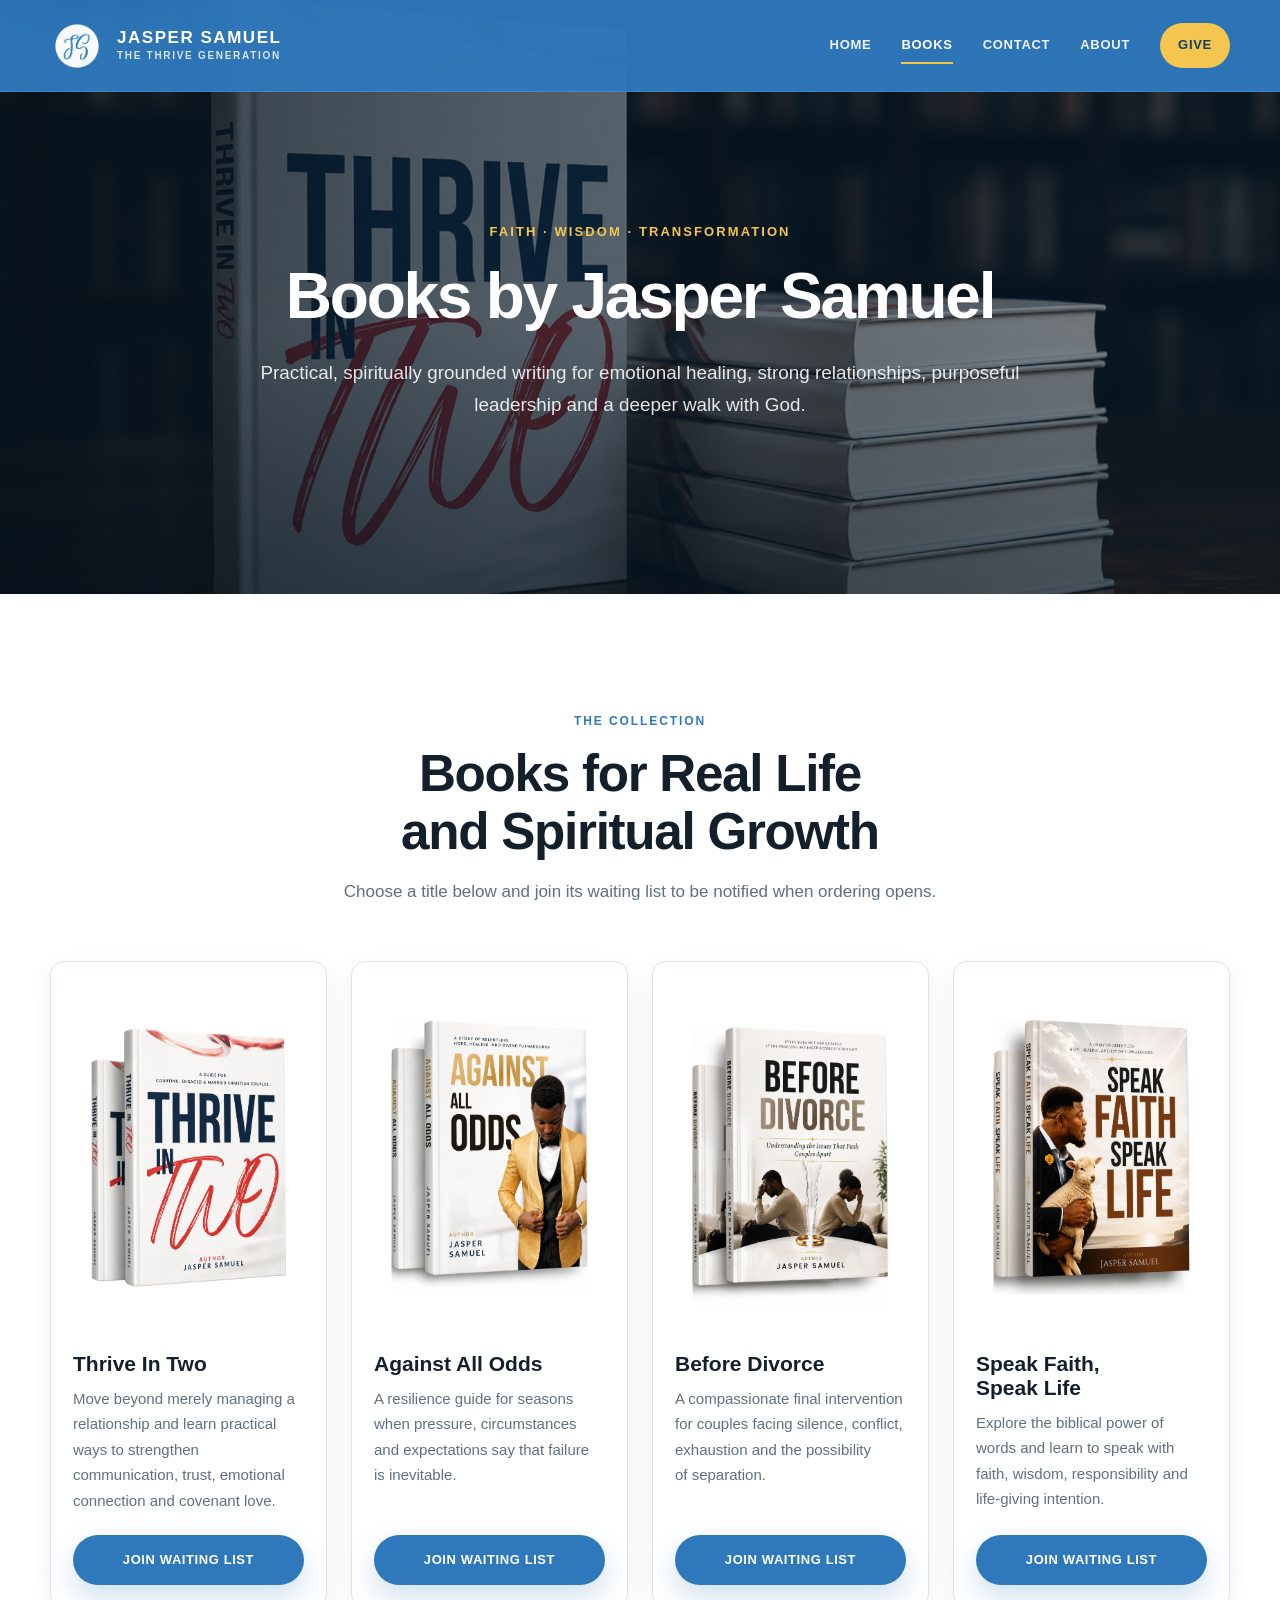
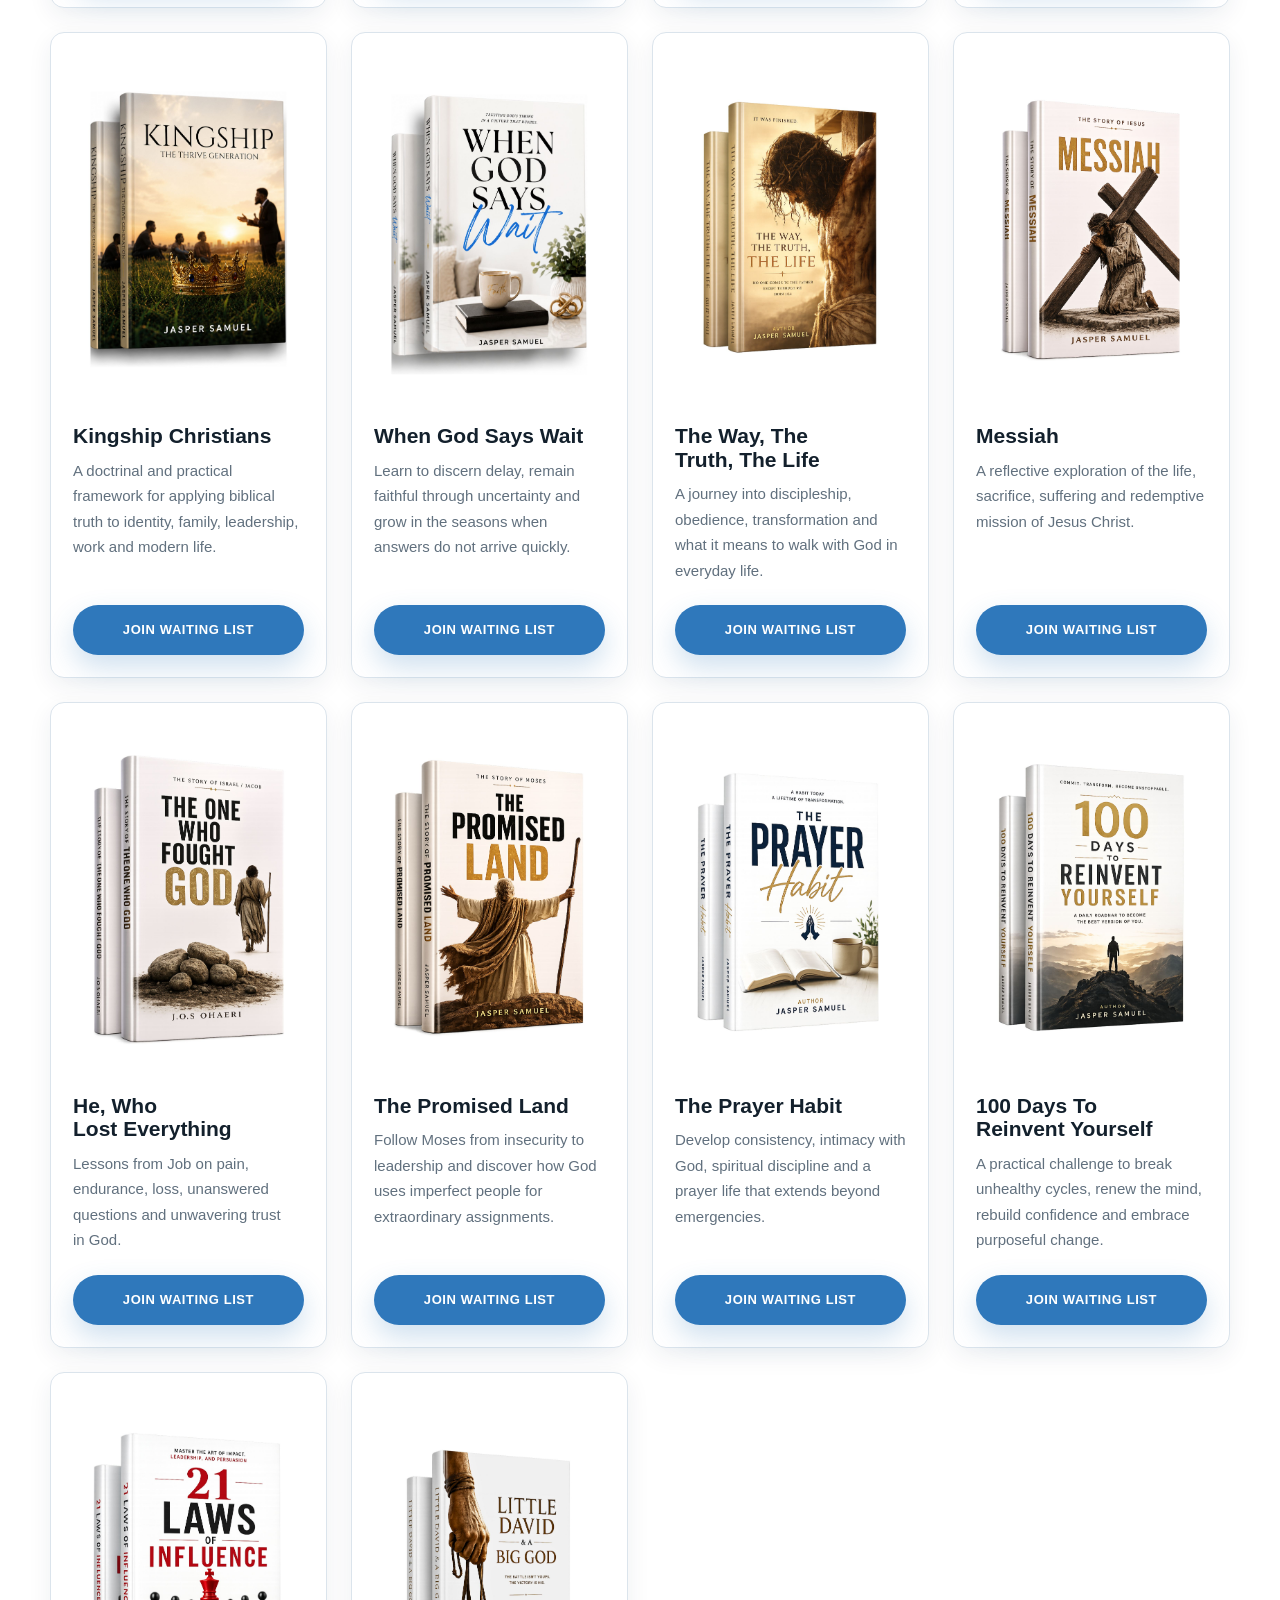
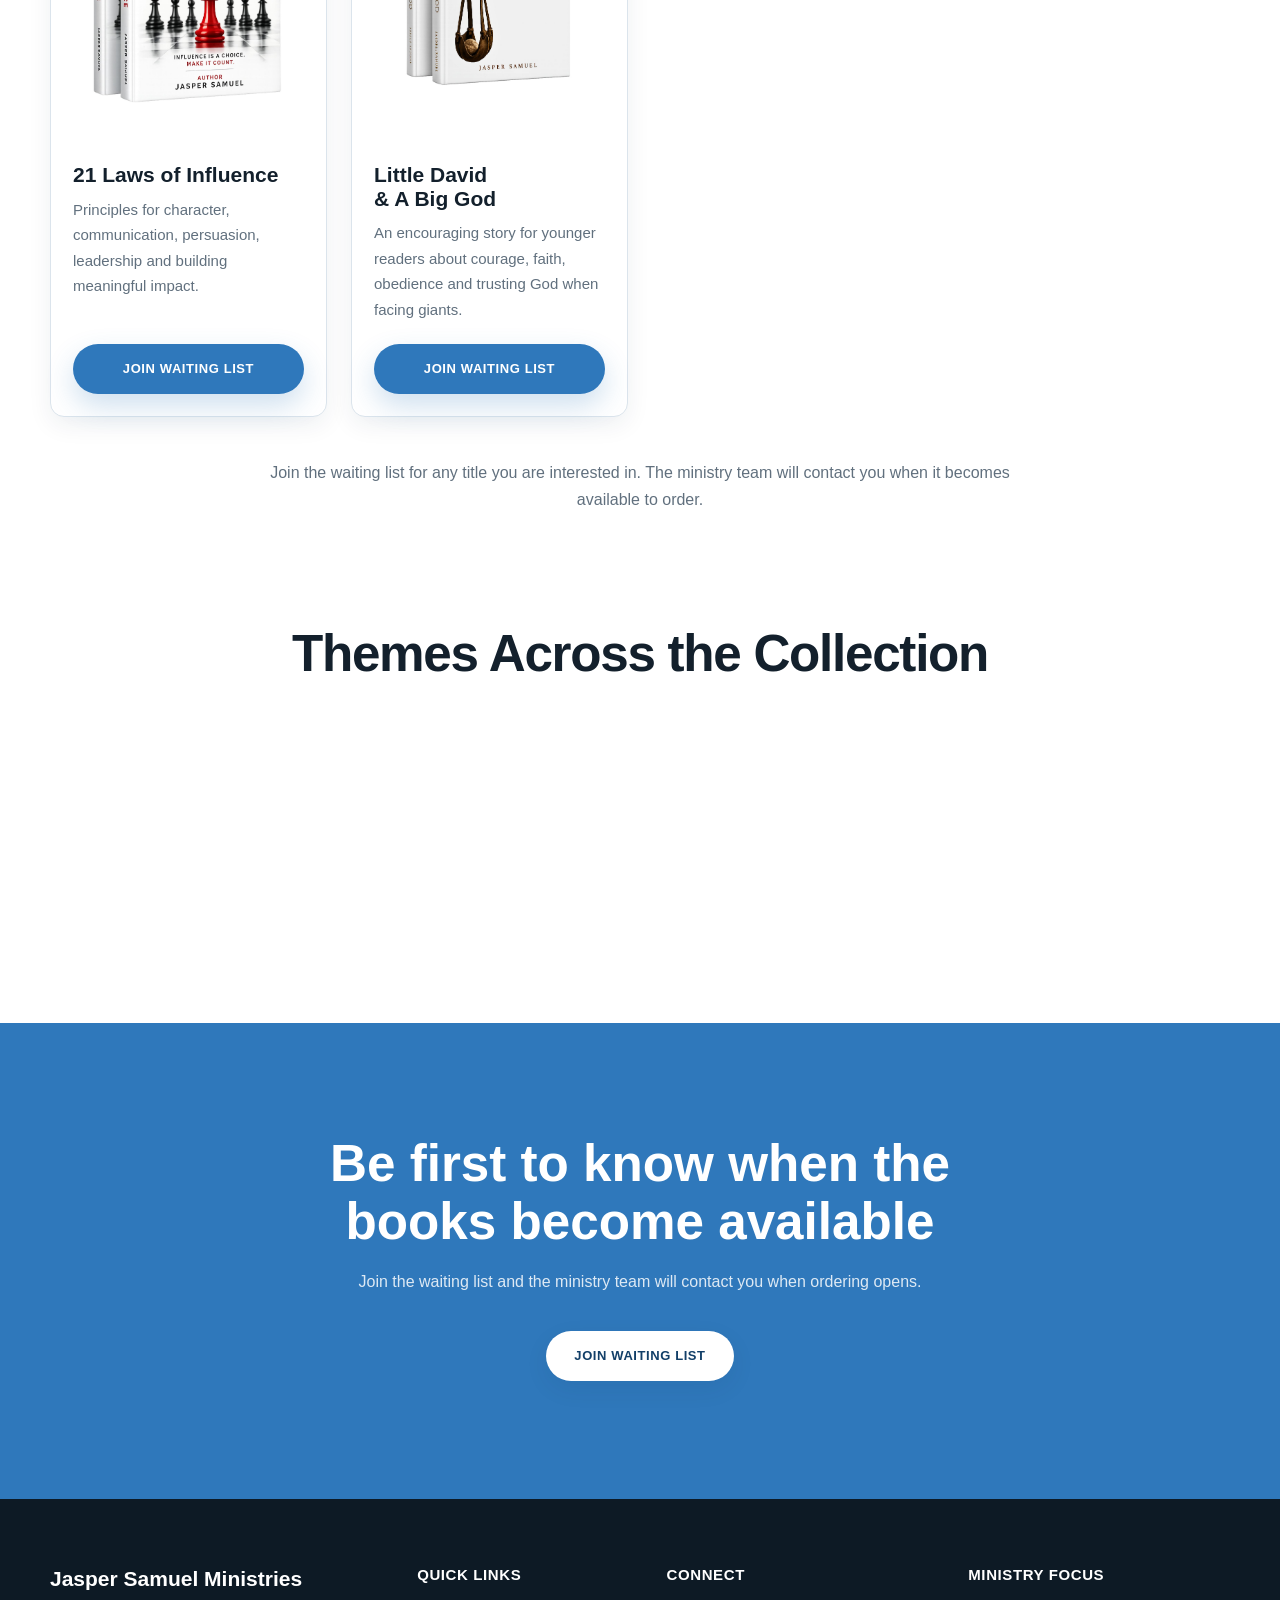
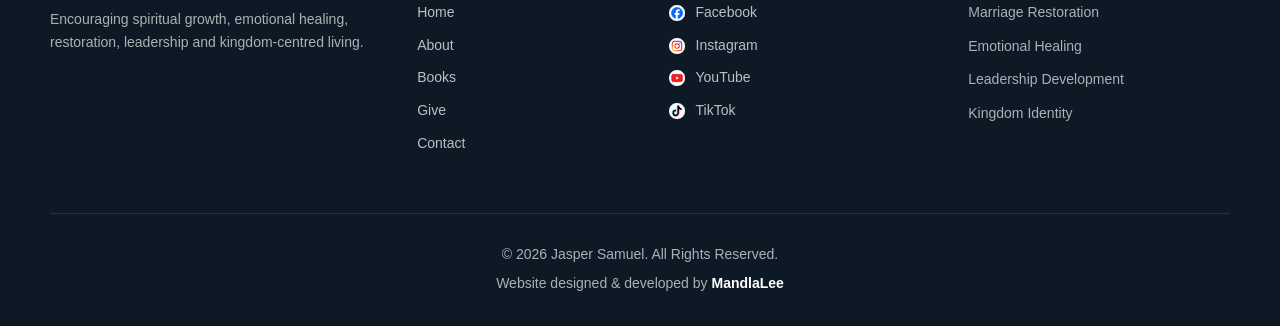
<file: books.html>
<!DOCTYPE html>
<html lang="en-ZA">
<head>
  <meta charset="UTF-8">
  <meta name="viewport" content="width=device-width, initial-scale=1">
  <title>Books by Jasper Samuel | Faith, Family, Healing & Leadership</title>
  <meta name="description" content="Explore books by Jasper Samuel on marriage, emotional healing, prayer, faith, leadership, spiritual identity and purposeful living.">
  <meta name="robots" content="index, follow">
  <link rel="canonical" href="https://pastor.kingshipcentre.co.za/books.html">
  <meta property="og:type" content="website">
  <meta property="og:title" content="Books by Jasper Samuel">
  <meta property="og:description" content="Faith-centred books for relationships, healing, prayer, leadership and spiritual growth.">
  <meta property="og:url" content="https://pastor.kingshipcentre.co.za/books.html">
  <meta property="og:image" content="https://pastor.kingshipcentre.co.za/hero/books-hero.jpg">
  <meta name="theme-color" content="#2f78bb">
  <link rel="apple-touch-icon" sizes="180x180" href="favicons/apple-touch-icon.png">
  <link rel="icon" type="image/png" sizes="32x32" href="favicons/favicon-32x32.png">
  <link rel="icon" type="image/png" sizes="16x16" href="favicons/favicon-16x16.png">
  <link rel="shortcut icon" href="favicons/favicon.ico">
  <link rel="stylesheet" href="style/style.css">
</head>
<body>
  <a class="skip-link" href="#main-content">Skip to main content</a>

  <header class="header">
    <div class="container nav-container">
      <a href="index.html" class="logo" aria-label="Jasper Samuel home">
        <div class="logo-image"><img src="images/logo.png" alt="" width="54" height="54"></div>
        <div class="logo-text"><span>JASPER SAMUEL</span><small>The Thrive Generation</small></div>
      </a>
      <nav class="nav" aria-label="Primary navigation">
        <a href="index.html">HOME</a>
        <a href="books.html" aria-current="page">BOOKS</a>
        <a href="contact.html">CONTACT</a>
        <a href="about.html">ABOUT</a>
        <a href="donate.html" class="donate-link">GIVE</a>
      </nav>
    </div>
  </header>

  <main id="main-content">
    <section class="hero hero-books" aria-labelledby="books-title">
      <div class="hero-overlay"></div>
      <div class="container hero-content">
        <div class="hero-text">
          <p class="hero-small-text">Faith · Wisdom · Transformation</p>
          <h1 id="books-title">Books by Jasper Samuel</h1>
          <p>Practical, spiritually grounded writing for emotional healing, strong relationships, purposeful leadership and a deeper walk with God.</p>
        </div>
      </div>
    </section>

    <section class="books-section" aria-labelledby="featured-books-title">
      <div class="container">
        <div class="section-heading">
          <span>The Collection</span>
          <h2 id="featured-books-title">Books for Real Life and Spiritual Growth</h2>
          <p>Choose a title below and join its waiting list to be notified when ordering opens.</p>
        </div>

        <div class="books-grid">
          <article class="book-card">
            <img src="books/thrive-in-two.jpg" alt="Thrive In Two book cover" width="500" height="750">
            <h3>Thrive In Two</h3>
            <p>Move beyond merely managing a relationship and learn practical ways to strengthen communication, trust, emotional connection and covenant love.</p>
            <a href="contact.html?subject=Book%20Waiting%20List&amp;book=Thrive%20In%20Two" class="btn btn-blue">JOIN WAITING LIST</a>
          </article>

          <article class="book-card">
            <img src="books/against-all-odds.jpg" alt="Against All Odds book cover" width="500" height="750" loading="lazy">
            <h3>Against All Odds</h3>
            <p>A resilience guide for seasons when pressure, circumstances and expectations say that failure is inevitable.</p>
            <a href="contact.html?subject=Book%20Waiting%20List&amp;book=Against%20All%20Odds" class="btn btn-blue">JOIN WAITING LIST</a>
          </article>

          <article class="book-card">
            <img src="books/before-divorce.jpg" alt="Before Divorce book cover" width="500" height="750" loading="lazy">
            <h3>Before Divorce</h3>
            <p>A compassionate final intervention for couples facing silence, conflict, exhaustion and the possibility of separation.</p>
            <a href="contact.html?subject=Book%20Waiting%20List&amp;book=Before%20Divorce" class="btn btn-blue">JOIN WAITING LIST</a>
          </article>

          <article class="book-card">
            <img src="books/speak-faith-speak-life.jpg" alt="Speak Faith, Speak Life book cover" width="500" height="750" loading="lazy">
            <h3>Speak Faith, Speak Life</h3>
            <p>Explore the biblical power of words and learn to speak with faith, wisdom, responsibility and life-giving intention.</p>
            <a href="contact.html?subject=Book%20Waiting%20List&amp;book=Speak%20Faith%2C%20Speak%20Life" class="btn btn-blue">JOIN WAITING LIST</a>
          </article>

          <article class="book-card">
            <img src="books/kingship-christians.jpg" alt="Kingship Christians book cover" width="500" height="750" loading="lazy">
            <h3>Kingship Christians</h3>
            <p>A doctrinal and practical framework for applying biblical truth to identity, family, leadership, work and modern life.</p>
            <a href="contact.html?subject=Book%20Waiting%20List&amp;book=Kingship%20Christians" class="btn btn-blue">JOIN WAITING LIST</a>
          </article>

          <article class="book-card">
            <img src="books/when-god-says-wait.jpg" alt="When God Says Wait book cover" width="500" height="750" loading="lazy">
            <h3>When God Says Wait</h3>
            <p>Learn to discern delay, remain faithful through uncertainty and grow in the seasons when answers do not arrive quickly.</p>
            <a href="contact.html?subject=Book%20Waiting%20List&amp;book=When%20God%20Says%20Wait" class="btn btn-blue">JOIN WAITING LIST</a>
          </article>

          <article class="book-card">
            <img src="books/the-way.jpg" alt="The Way, The Truth, The Life book cover" width="500" height="750" loading="lazy">
            <h3>The Way, The Truth, The Life</h3>
            <p>A journey into discipleship, obedience, transformation and what it means to walk with God in everyday life.</p>
            <a href="contact.html?subject=Book%20Waiting%20List&amp;book=The%20Way%2C%20The%20Truth%2C%20The%20Life" class="btn btn-blue">JOIN WAITING LIST</a>
          </article>

          <article class="book-card">
            <img src="books/messiah.jpg" alt="Messiah book cover" width="500" height="750" loading="lazy">
            <h3>Messiah</h3>
            <p>A reflective exploration of the life, sacrifice, suffering and redemptive mission of Jesus Christ.</p>
            <a href="contact.html?subject=Book%20Waiting%20List&amp;book=Messiah" class="btn btn-blue">JOIN WAITING LIST</a>
          </article>

          <article class="book-card">
            <img src="books/job.jpg" alt="He, Who Lost Everything book cover" width="500" height="750" loading="lazy">
            <h3>He, Who Lost Everything</h3>
            <p>Lessons from Job on pain, endurance, loss, unanswered questions and unwavering trust in God.</p>
            <a href="contact.html?subject=Book%20Waiting%20List&amp;book=He%2C%20Who%20Lost%20Everything" class="btn btn-blue">JOIN WAITING LIST</a>
          </article>

          <article class="book-card">
            <img src="books/moses.jpg" alt="The Promised Land book cover" width="500" height="750" loading="lazy">
            <h3>The Promised Land</h3>
            <p>Follow Moses from insecurity to leadership and discover how God uses imperfect people for extraordinary assignments.</p>
            <a href="contact.html?subject=Book%20Waiting%20List&amp;book=The%20Promised%20Land" class="btn btn-blue">JOIN WAITING LIST</a>
          </article>

          <article class="book-card">
            <img src="books/prayer-habit.jpg" alt="The Prayer Habit book cover" width="500" height="750" loading="lazy">
            <h3>The Prayer Habit</h3>
            <p>Develop consistency, intimacy with God, spiritual discipline and a prayer life that extends beyond emergencies.</p>
            <a href="contact.html?subject=Book%20Waiting%20List&amp;book=The%20Prayer%20Habit" class="btn btn-blue">JOIN WAITING LIST</a>
          </article>

          <article class="book-card">
            <img src="books/reinvent-yourself.jpg" alt="100 Days To Reinvent Yourself book cover" width="500" height="750" loading="lazy">
            <h3>100 Days To Reinvent Yourself</h3>
            <p>A practical challenge to break unhealthy cycles, renew the mind, rebuild confidence and embrace purposeful change.</p>
            <a href="contact.html?subject=Book%20Waiting%20List&amp;book=100%20Days%20To%20Reinvent%20Yourself" class="btn btn-blue">JOIN WAITING LIST</a>
          </article>

          <article class="book-card">
            <img src="books/laws-of-influence.jpg" alt="21 Laws of Influence book cover" width="500" height="750" loading="lazy">
            <h3>21 Laws of Influence</h3>
            <p>Principles for character, communication, persuasion, leadership and building meaningful impact.</p>
            <a href="contact.html?subject=Book%20Waiting%20List&amp;book=21%20Laws%20of%20Influence" class="btn btn-blue">JOIN WAITING LIST</a>
          </article>

          <article class="book-card">
            <img src="books/little-david.jpg" alt="Little David and a Big God book cover" width="500" height="750" loading="lazy">
            <h3>Little David &amp; A Big God</h3>
            <p>An encouraging story for younger readers about courage, faith, obedience and trusting God when facing giants.</p>
            <a href="contact.html?subject=Book%20Waiting%20List&amp;book=Little%20David%20%26%20A%20Big%20God" class="btn btn-blue">JOIN WAITING LIST</a>
          </article>
        </div>

        <p class="books-note">Join the waiting list for any title you are interested in. The ministry team will contact you when it becomes available to order.</p>
      </div>
    </section>

    <section class="book-categories" aria-labelledby="categories-title">
      <div class="container">
        <h2 id="categories-title">Themes Across the Collection</h2>
        <div class="category-grid">
          <article class="category-box"><h3>Emotional Healing</h3><p>Faith-based guidance for confronting wounds, restoring inner stability and pursuing wholeness.</p></article>
          <article class="category-box"><h3>Marriage &amp; Relationships</h3><p>Practical tools for trust, communication, covenant, family and relational restoration.</p></article>
          <article class="category-box"><h3>Spiritual Growth</h3><p>Prayer, discipleship, biblical identity, obedience and an increasingly mature walk with God.</p></article>
          <article class="category-box"><h3>Leadership &amp; Purpose</h3><p>Character, discipline, influence, stewardship and kingdom-minded decision-making.</p></article>
        </div>
      </div>
    </section>

    <section class="cta-section">
      <div class="container">
        <h2>Be first to know when the books become available</h2>
        <p>Join the waiting list and the ministry team will contact you when ordering opens.</p>
        <a href="contact.html?subject=Book%20Waiting%20List" class="btn btn-light">JOIN WAITING LIST</a>
      </div>
    </section>
  </main>

  <footer class="footer">
    <div class="container footer-container">
      <div class="footer-column"><h3>Jasper Samuel Ministries</h3><p>Encouraging spiritual growth, emotional healing, restoration, leadership and kingdom-centred living.</p></div>
      <div class="footer-column"><h4>Quick Links</h4><a href="index.html">Home</a><a href="about.html">About</a><a href="books.html">Books</a><a href="donate.html">Give</a><a href="contact.html">Contact</a></div>
      <div class="footer-column"><h4>Connect</h4><div class="social-links">
        <a href="https://facebook.com/MOTIVATORNIA" target="_blank" rel="noopener noreferrer"><img src="images/facebook.png" alt="" width="20" height="20">Facebook</a>
        <a href="https://www.instagram.com/jaspersamuelj/" target="_blank" rel="noopener noreferrer"><img src="images/instagram.png" alt="" width="20" height="20">Instagram</a>
        <a href="https://youtube.com/@jaspersamuel" target="_blank" rel="noopener noreferrer"><img src="images/youtube.png" alt="" width="20" height="20">YouTube</a>
        <a href="https://tiktok.com/@jaspersamuel" target="_blank" rel="noopener noreferrer"><img src="images/tiktok.png" alt="" width="20" height="20">TikTok</a>
      </div></div>
      <div class="footer-column"><h4>Ministry Focus</h4><p>Marriage Restoration</p><p>Emotional Healing</p><p>Leadership Development</p><p>Kingdom Identity</p></div>
    </div>
    <div class="container footer-bottom"><p>© <span data-current-year>2026</span> Jasper Samuel. All Rights Reserved.</p><p class="made-by">Website designed &amp; developed by <a href="https://mandlalee.co.za" target="_blank" rel="noopener noreferrer">MandlaLee</a></p></div>
  </footer>

  <script src="js/script.js" defer></script>
</body>
</html>
</file>
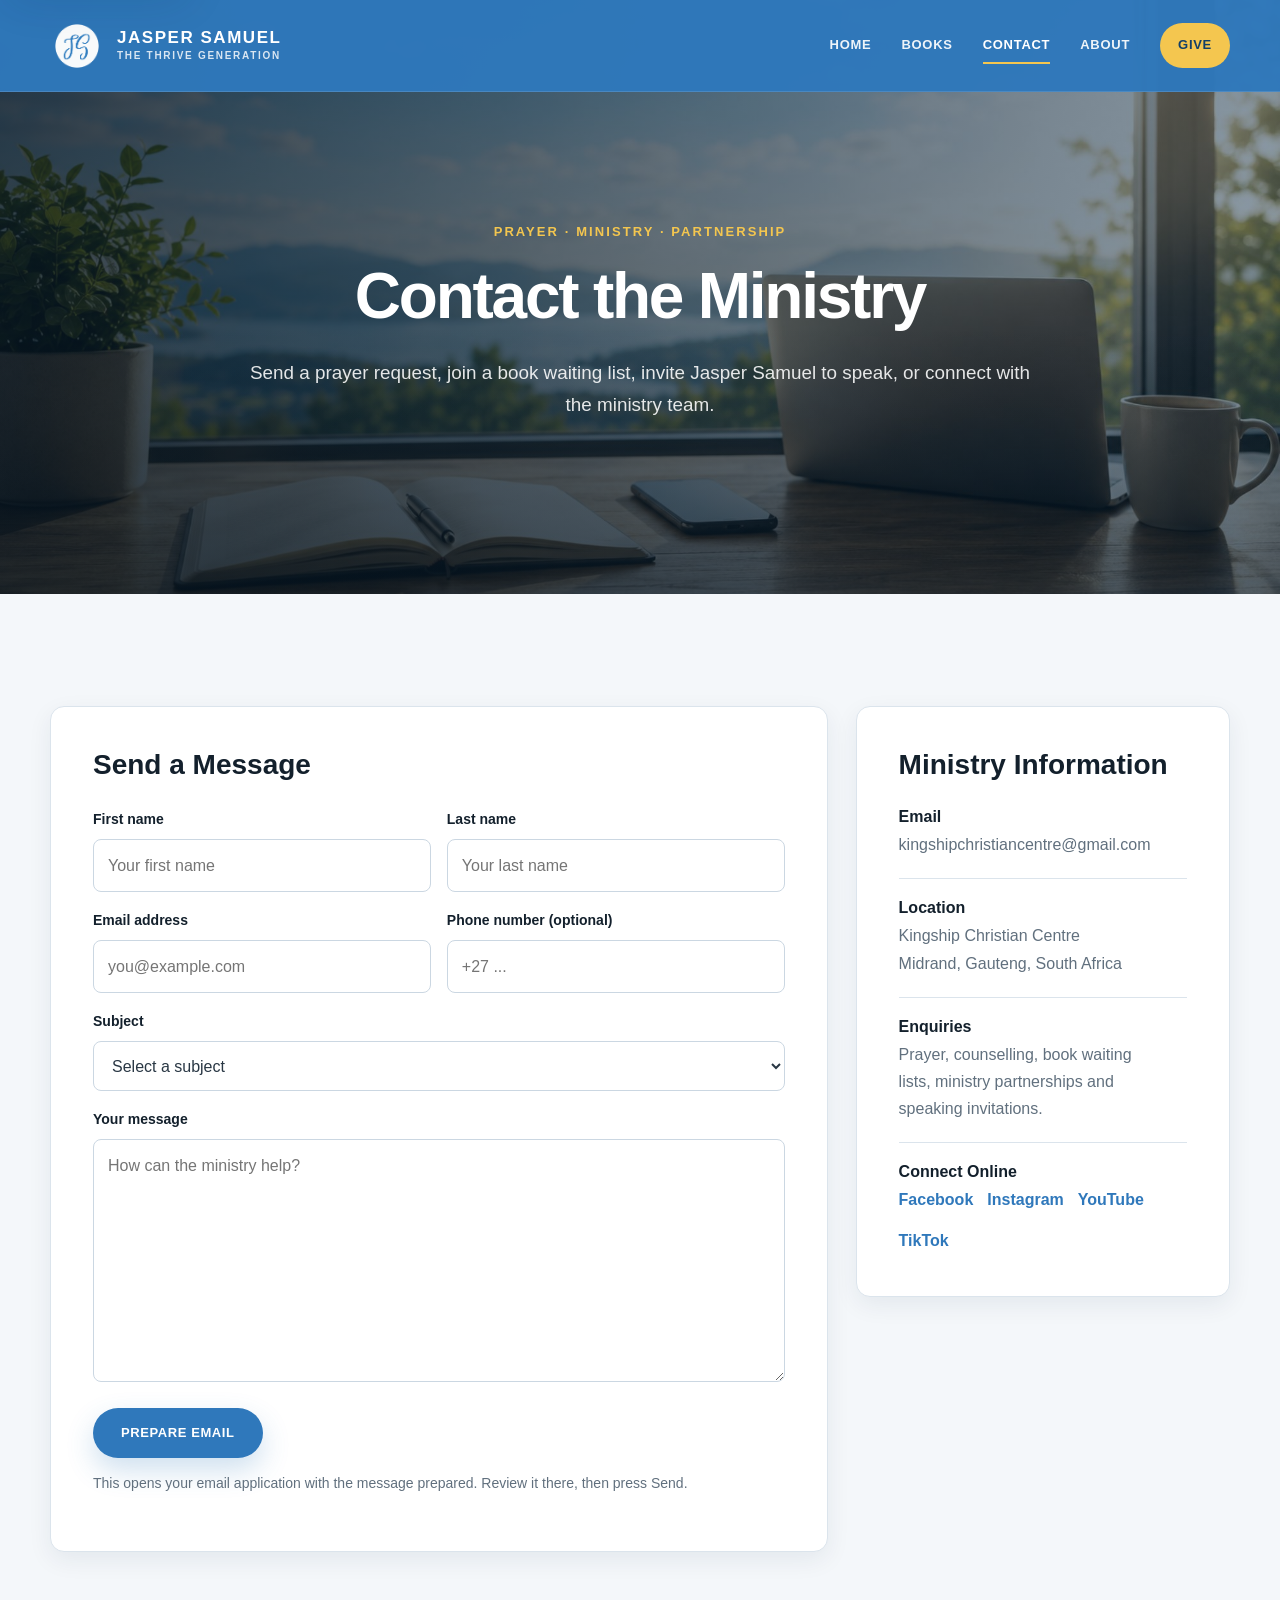
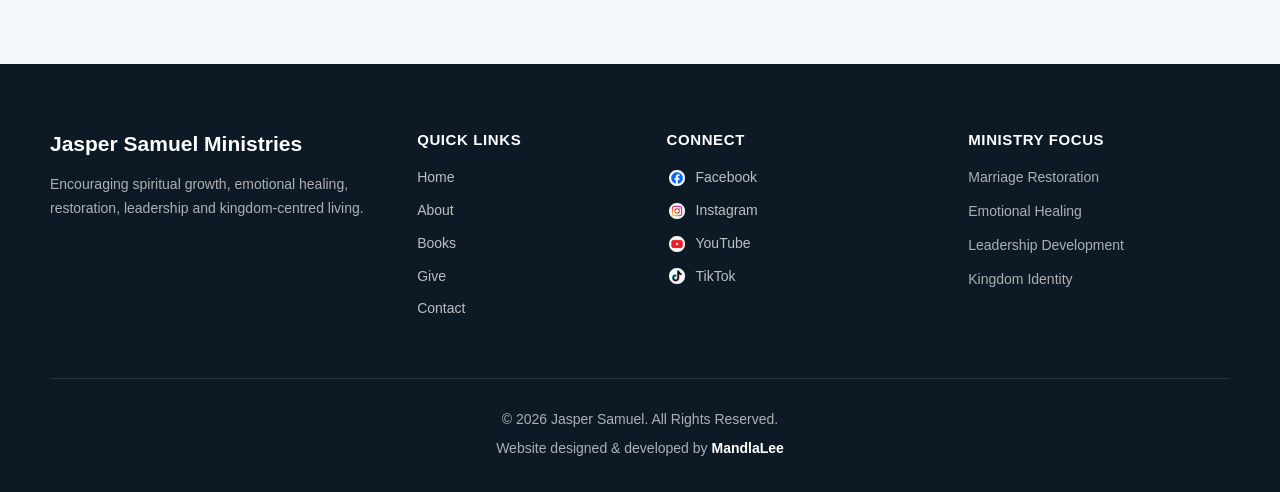
<file: contact.html>
<!DOCTYPE html>
<html lang="en-ZA">
<head>
  <meta charset="UTF-8">
  <meta name="viewport" content="width=device-width, initial-scale=1">
  <title>Contact Jasper Samuel Ministries | Prayer, Books & Invitations</title>
  <meta name="description" content="Contact Jasper Samuel Ministries for prayer requests, counselling enquiries, speaking invitations, book waiting lists and ministry partnerships.">
  <meta name="robots" content="index, follow">
  <link rel="canonical" href="https://pastor.kingshipcentre.co.za/contact.html">
  <meta property="og:type" content="website">
  <meta property="og:title" content="Contact Jasper Samuel Ministries">
  <meta property="og:description" content="Send a prayer request, ministry enquiry, speaking invitation or join a book waiting list.">
  <meta property="og:url" content="https://pastor.kingshipcentre.co.za/contact.html">
  <meta property="og:image" content="https://pastor.kingshipcentre.co.za/hero/contact-hero.jpg">
  <meta name="theme-color" content="#2f78bb">
  <link rel="apple-touch-icon" sizes="180x180" href="favicons/apple-touch-icon.png">
  <link rel="icon" type="image/png" sizes="32x32" href="favicons/favicon-32x32.png">
  <link rel="icon" type="image/png" sizes="16x16" href="favicons/favicon-16x16.png">
  <link rel="shortcut icon" href="favicons/favicon.ico">
  <link rel="stylesheet" href="style/style.css">
</head>
<body>
  <a class="skip-link" href="#main-content">Skip to main content</a>

  <header class="header">
    <div class="container nav-container">
      <a href="index.html" class="logo" aria-label="Jasper Samuel home">
        <div class="logo-image"><img src="images/logo.png" alt="" width="54" height="54"></div>
        <div class="logo-text"><span>JASPER SAMUEL</span><small>The Thrive Generation</small></div>
      </a>
      <nav class="nav" aria-label="Primary navigation">
        <a href="index.html">HOME</a>
        <a href="books.html">BOOKS</a>
        <a href="contact.html" aria-current="page">CONTACT</a>
        <a href="about.html">ABOUT</a>
        <a href="donate.html" class="donate-link">GIVE</a>
      </nav>
    </div>
  </header>

  <main id="main-content">
    <section class="hero hero-contact" aria-labelledby="contact-title">
      <div class="hero-overlay"></div>
      <div class="container hero-content">
        <div class="hero-text">
          <p class="hero-small-text">Prayer · Ministry · Partnership</p>
          <h1 id="contact-title">Contact the Ministry</h1>
          <p>Send a prayer request, join a book waiting list, invite Jasper Samuel to speak, or connect with the ministry team.</p>
        </div>
      </div>
    </section>

    <section class="contact-section" aria-labelledby="message-title">
      <div class="container contact-grid">
        <div class="contact-form-box">
          <h2 id="message-title">Send a Message</h2>
          <form class="contact-form">
            <div class="form-row">
              <div class="form-group">
                <label for="firstName">First name</label>
                <input id="firstName" name="firstName" type="text" autocomplete="given-name" required placeholder="Your first name">
              </div>
              <div class="form-group">
                <label for="lastName">Last name</label>
                <input id="lastName" name="lastName" type="text" autocomplete="family-name" required placeholder="Your last name">
              </div>
            </div>
            <div class="form-row">
              <div class="form-group">
                <label for="email">Email address</label>
                <input id="email" name="email" type="email" autocomplete="email" required placeholder="you@example.com">
              </div>
              <div class="form-group">
                <label for="phone">Phone number <span aria-hidden="true">(optional)</span></label>
                <input id="phone" name="phone" type="tel" autocomplete="tel" placeholder="+27 ...">
              </div>
            </div>
            <div class="form-group">
              <label for="subject">Subject</label>
              <select id="subject" name="subject" required>
                <option value="" selected disabled>Select a subject</option>
                <option value="Prayer Request">Prayer Request</option>
                <option value="Counselling Request">Counselling Request</option>
                <option value="Speaking Invitation">Speaking Invitation</option>
                <option value="Book Waiting List">Book Waiting List</option>
                <option value="Partnership Opportunity">Partnership Opportunity</option>
                <option value="General Question">General Question</option>
              </select>
            </div>
            <div class="form-group">
              <label for="message">Your message</label>
              <textarea id="message" name="message" rows="8" required placeholder="How can the ministry help?"></textarea>
            </div>
            <button type="submit" class="btn btn-blue">Prepare Email</button>
            <p class="form-hint">This opens your email application with the message prepared. Review it there, then press Send.</p>
            <p class="form-status" role="status" aria-live="polite"></p>
          </form>
        </div>

        <aside class="contact-info-box" aria-labelledby="ministry-info-title">
          <h2 id="ministry-info-title">Ministry Information</h2>
          <div class="info-card">
            <h3>Email</h3>
            <p><a href="mailto:kingshipchristiancentre@gmail.com">kingshipchristiancentre@gmail.com</a></p>
          </div>
          <div class="info-card">
            <h3>Location</h3>
            <p>Kingship Christian Centre<br>Midrand, Gauteng, South Africa</p>
          </div>
          <div class="info-card">
            <h3>Enquiries</h3>
            <p>Prayer, counselling, book waiting lists, ministry partnerships and speaking invitations.</p>
          </div>
          <div class="info-card">
            <h3>Connect Online</h3>
            <div class="social-links">
              <a href="https://facebook.com/MOTIVATORNIA" target="_blank" rel="noopener noreferrer">Facebook</a>
              <a href="https://www.instagram.com/jaspersamuelj/" target="_blank" rel="noopener noreferrer">Instagram</a>
              <a href="https://youtube.com/@jaspersamuel" target="_blank" rel="noopener noreferrer">YouTube</a>
              <a href="https://tiktok.com/@jaspersamuel" target="_blank" rel="noopener noreferrer">TikTok</a>
            </div>
          </div>
        </aside>
      </div>
    </section>
  </main>

  <footer class="footer">
    <div class="container footer-container">
      <div class="footer-column">
        <h3>Jasper Samuel Ministries</h3>
        <p>Encouraging spiritual growth, emotional healing, restoration, leadership and kingdom-centred living.</p>
      </div>
      <div class="footer-column">
        <h4>Quick Links</h4>
        <a href="index.html">Home</a><a href="about.html">About</a><a href="books.html">Books</a><a href="donate.html">Give</a><a href="contact.html">Contact</a>
      </div>
      <div class="footer-column">
        <h4>Connect</h4>
        <div class="social-links">
          <a href="https://facebook.com/MOTIVATORNIA" target="_blank" rel="noopener noreferrer"><img src="images/facebook.png" alt="" width="20" height="20">Facebook</a>
          <a href="https://www.instagram.com/jaspersamuelj/" target="_blank" rel="noopener noreferrer"><img src="images/instagram.png" alt="" width="20" height="20">Instagram</a>
          <a href="https://youtube.com/@jaspersamuel" target="_blank" rel="noopener noreferrer"><img src="images/youtube.png" alt="" width="20" height="20">YouTube</a>
          <a href="https://tiktok.com/@jaspersamuel" target="_blank" rel="noopener noreferrer"><img src="images/tiktok.png" alt="" width="20" height="20">TikTok</a>
        </div>
      </div>
      <div class="footer-column">
        <h4>Ministry Focus</h4>
        <p>Marriage Restoration</p><p>Emotional Healing</p><p>Leadership Development</p><p>Kingdom Identity</p>
      </div>
    </div>
    <div class="container footer-bottom">
      <p>© <span data-current-year>2026</span> Jasper Samuel. All Rights Reserved.</p>
      <p class="made-by">Website designed &amp; developed by <a href="https://mandlalee.co.za" target="_blank" rel="noopener noreferrer">MandlaLee</a></p>
    </div>
  </footer>

  <script src="js/script.js" defer></script>
</body>
</html>
</file>
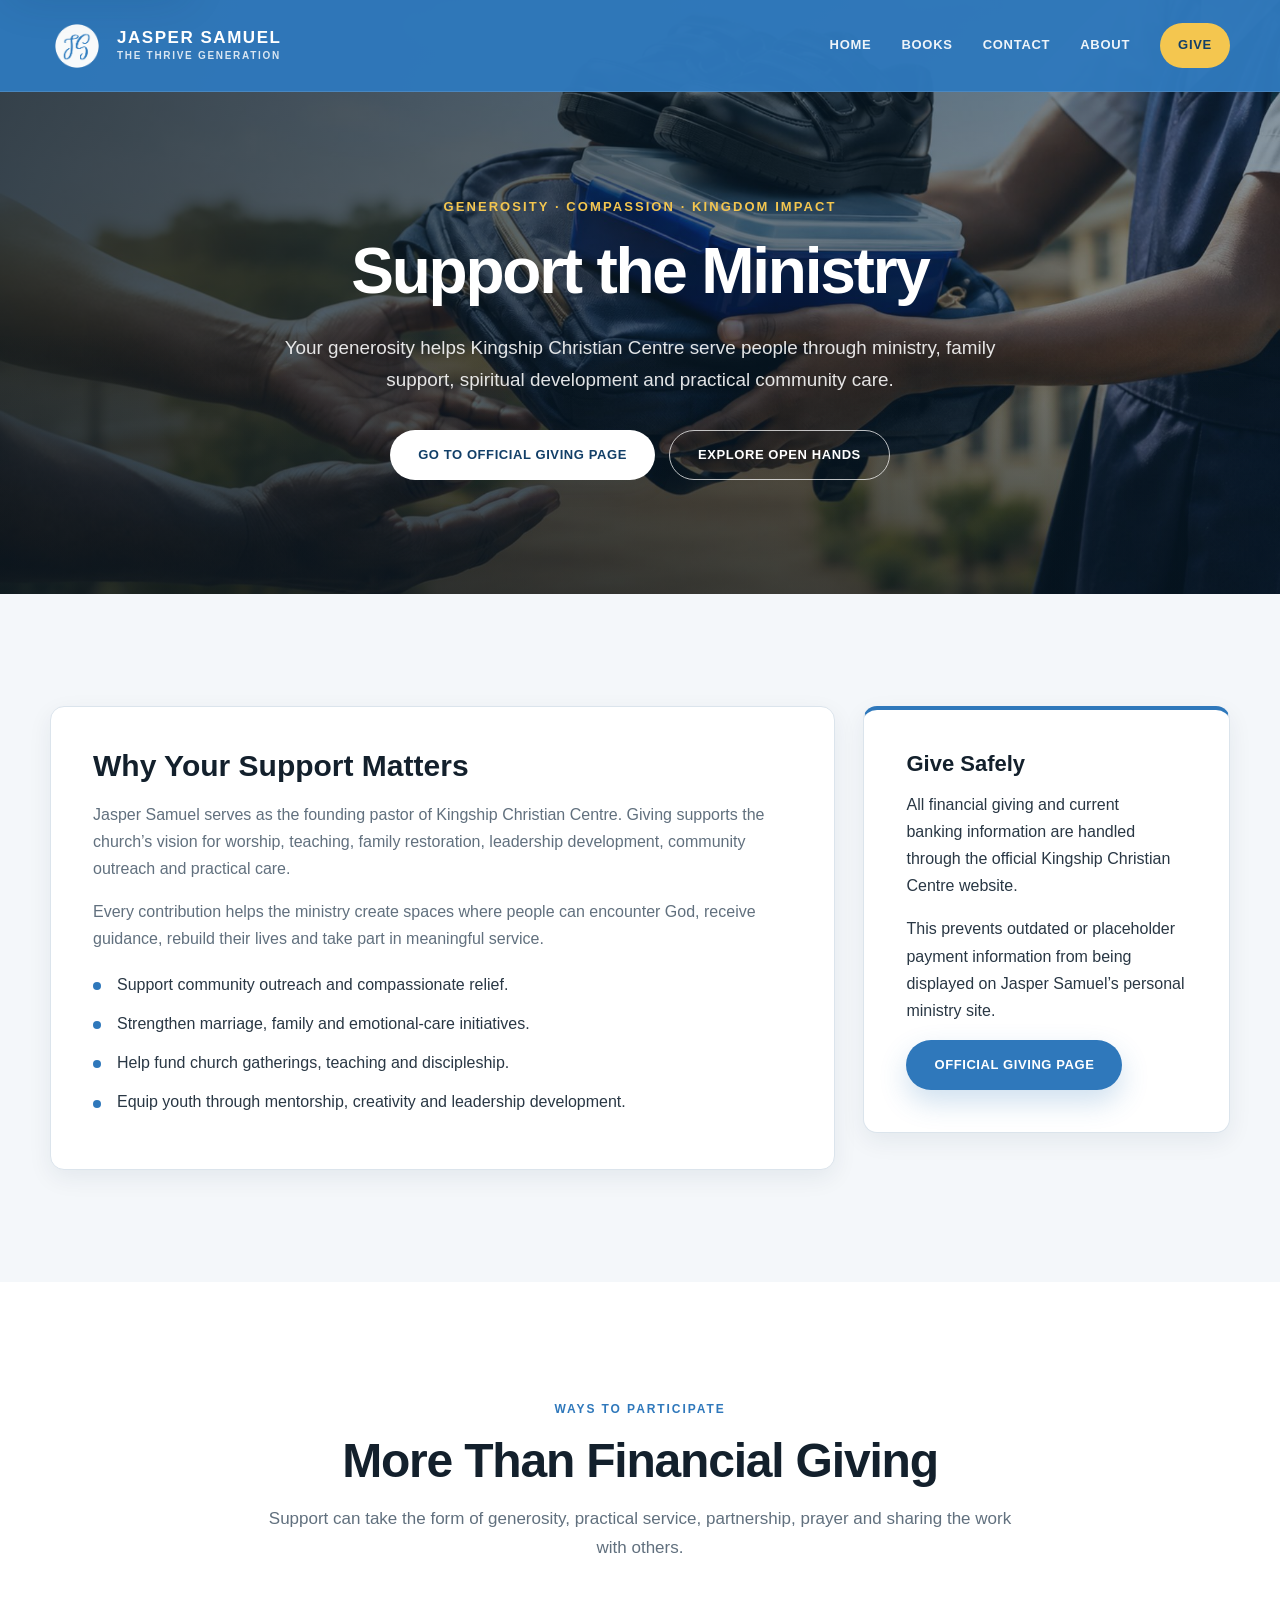
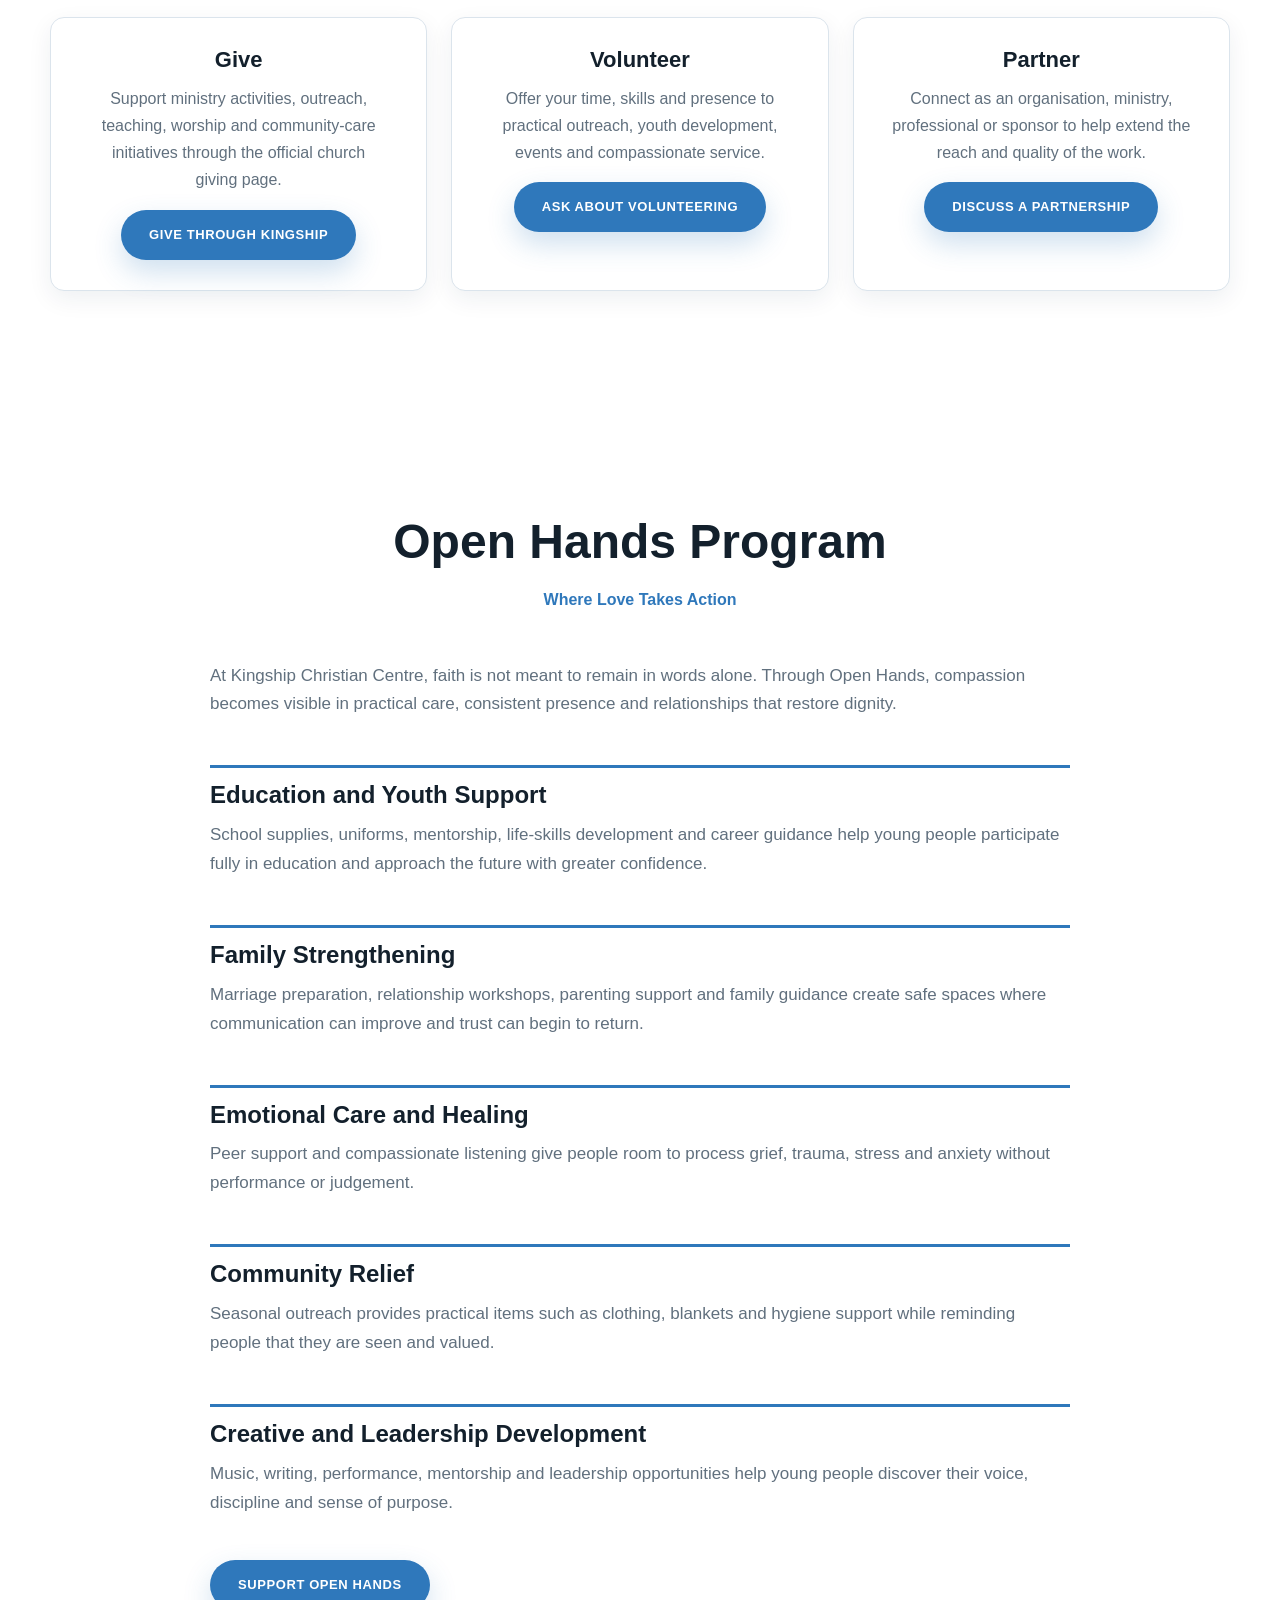
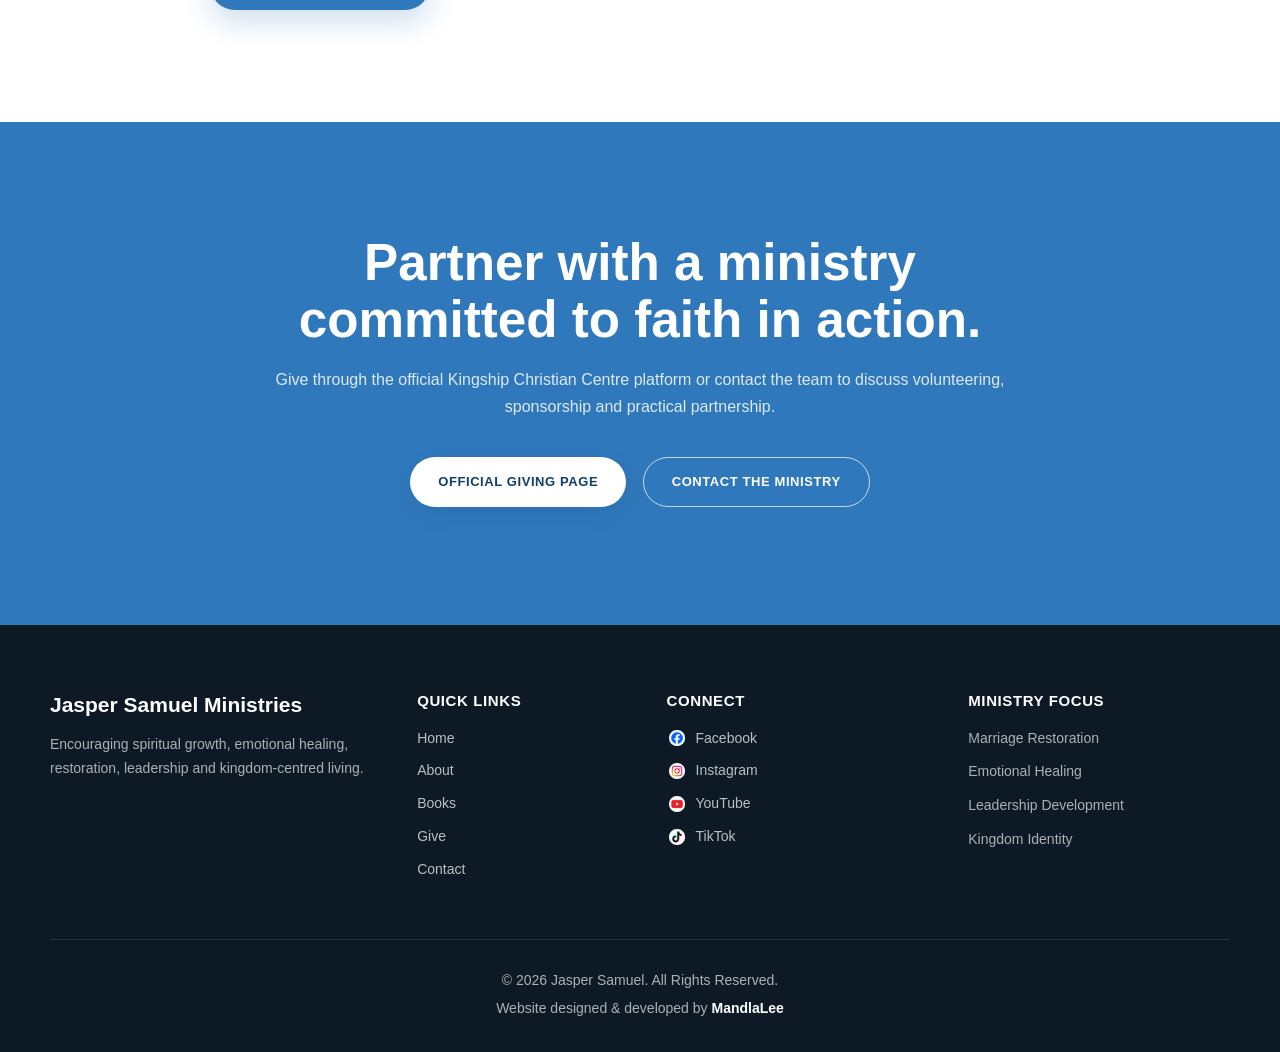
<file: donate.html>
<!DOCTYPE html>
<html lang="en-ZA">
<head>
  <meta charset="UTF-8">
  <meta name="viewport" content="width=device-width, initial-scale=1">
  <title>Give | Jasper Samuel Ministries & Kingship Christian Centre</title>
  <meta name="description" content="Support the ministry, community outreach and Open Hands Program through the official Kingship Christian Centre giving page.">
  <meta name="robots" content="index, follow">
  <link rel="canonical" href="https://pastor.kingshipcentre.co.za/donate.html">
  <meta property="og:type" content="website">
  <meta property="og:title" content="Support the Ministry and Open Hands Program">
  <meta property="og:description" content="Help strengthen families, serve communities and support ministry through Kingship Christian Centre.">
  <meta property="og:url" content="https://pastor.kingshipcentre.co.za/donate.html">
  <meta property="og:image" content="https://pastor.kingshipcentre.co.za/hero/giving-hero.jpg">
  <meta name="theme-color" content="#2f78bb">
  <link rel="apple-touch-icon" sizes="180x180" href="favicons/apple-touch-icon.png">
  <link rel="icon" type="image/png" sizes="32x32" href="favicons/favicon-32x32.png">
  <link rel="icon" type="image/png" sizes="16x16" href="favicons/favicon-16x16.png">
  <link rel="shortcut icon" href="favicons/favicon.ico">
  <link rel="stylesheet" href="style/style.css">
</head>
<body>
  <a class="skip-link" href="#main-content">Skip to main content</a>

  <header class="header">
    <div class="container nav-container">
      <a href="index.html" class="logo" aria-label="Jasper Samuel home">
        <div class="logo-image"><img src="images/logo.png" alt="" width="54" height="54"></div>
        <div class="logo-text"><span>JASPER SAMUEL</span><small>The Thrive Generation</small></div>
      </a>
      <nav class="nav" aria-label="Primary navigation">
        <a href="index.html">HOME</a>
        <a href="books.html">BOOKS</a>
        <a href="contact.html">CONTACT</a>
        <a href="about.html">ABOUT</a>
        <a href="donate.html" class="donate-link" aria-current="page">GIVE</a>
      </nav>
    </div>
  </header>

  <main id="main-content">
    <section class="hero hero-donate" aria-labelledby="give-title">
      <div class="hero-overlay"></div>
      <div class="container hero-content">
        <div class="hero-text">
          <p class="hero-small-text">Generosity · Compassion · Kingdom Impact</p>
          <h1 id="give-title">Support the Ministry</h1>
          <p>Your generosity helps Kingship Christian Centre serve people through ministry, family support, spiritual development and practical community care.</p>
          <div class="hero-buttons">
            <a href="https://kingshipcentre.co.za/give.html" class="btn btn-light">Go to Official Giving Page</a>
            <a href="#open-hands" class="btn btn-outline">Explore Open Hands</a>
          </div>
        </div>
      </div>
    </section>

    <section class="donate-why" aria-labelledby="support-title">
      <div class="container donate-layout">
        <article class="info-card">
          <h2 id="support-title">Why Your Support Matters</h2>
          <p>Jasper Samuel serves as the founding pastor of Kingship Christian Centre. Giving supports the church’s vision for worship, teaching, family restoration, leadership development, community outreach and practical care.</p>
          <p>Every contribution helps the ministry create spaces where people can encounter God, receive guidance, rebuild their lives and take part in meaningful service.</p>
          <ul>
            <li>Support community outreach and compassionate relief.</li>
            <li>Strengthen marriage, family and emotional-care initiatives.</li>
            <li>Help fund church gatherings, teaching and discipleship.</li>
            <li>Equip youth through mentorship, creativity and leadership development.</li>
          </ul>
        </article>

        <aside class="bank-card">
          <h3>Give Safely</h3>
          <p>All financial giving and current banking information are handled through the official Kingship Christian Centre website.</p>
          <p>This prevents outdated or placeholder payment information from being displayed on Jasper Samuel’s personal ministry site.</p>
          <a href="https://kingshipcentre.co.za/give.html" class="btn btn-blue">Official Giving Page</a>
        </aside>
      </div>
    </section>

    <section class="donate-options" aria-labelledby="ways-title">
      <div class="container">
        <div class="section-heading">
          <span>Ways to Participate</span>
          <h2 id="ways-title">More Than Financial Giving</h2>
          <p>Support can take the form of generosity, practical service, partnership, prayer and sharing the work with others.</p>
        </div>
        <div class="donation-grid">
          <article class="donation-box"><h3>Give</h3><p>Support ministry activities, outreach, teaching, worship and community-care initiatives through the official church giving page.</p><a href="https://kingshipcentre.co.za/give.html" class="btn btn-blue">Give Through Kingship</a></article>
          <article class="donation-box"><h3>Volunteer</h3><p>Offer your time, skills and presence to practical outreach, youth development, events and compassionate service.</p><a href="contact.html?subject=Partnership%20Opportunity" class="btn btn-blue">Ask About Volunteering</a></article>
          <article class="donation-box"><h3>Partner</h3><p>Connect as an organisation, ministry, professional or sponsor to help extend the reach and quality of the work.</p><a href="contact.html?subject=Partnership%20Opportunity" class="btn btn-blue">Discuss a Partnership</a></article>
        </div>
      </div>
    </section>

    <section class="donate-impact open-hands" id="open-hands" aria-labelledby="open-hands-title">
      <div class="container">
        <h2 id="open-hands-title">Open Hands Program</h2>
        <p class="subtitle">Where Love Takes Action</p>
        <div class="impact-text">
          <p>At Kingship Christian Centre, faith is not meant to remain in words alone. Through Open Hands, compassion becomes visible in practical care, consistent presence and relationships that restore dignity.</p>

          <h3>Education and Youth Support</h3>
          <p>School supplies, uniforms, mentorship, life-skills development and career guidance help young people participate fully in education and approach the future with greater confidence.</p>

          <h3>Family Strengthening</h3>
          <p>Marriage preparation, relationship workshops, parenting support and family guidance create safe spaces where communication can improve and trust can begin to return.</p>

          <h3>Emotional Care and Healing</h3>
          <p>Peer support and compassionate listening give people room to process grief, trauma, stress and anxiety without performance or judgement.</p>

          <h3>Community Relief</h3>
          <p>Seasonal outreach provides practical items such as clothing, blankets and hygiene support while reminding people that they are seen and valued.</p>

          <h3>Creative and Leadership Development</h3>
          <p>Music, writing, performance, mentorship and leadership opportunities help young people discover their voice, discipline and sense of purpose.</p>

          <div class="open-hands-cta">
            <a href="https://kingshipcentre.co.za/give.html" class="open-hands-btn">Support Open Hands</a>
          </div>
        </div>
      </div>
    </section>

    <section class="cta-section">
      <div class="container">
        <h2>Partner with a ministry committed to faith in action.</h2>
        <p>Give through the official Kingship Christian Centre platform or contact the team to discuss volunteering, sponsorship and practical partnership.</p>
        <a href="https://kingshipcentre.co.za/give.html" class="btn btn-light">Official Giving Page</a>
        <a href="contact.html?subject=Partnership%20Opportunity" class="btn btn-outline">Contact the Ministry</a>
      </div>
    </section>
  </main>

  <footer class="footer">
    <div class="container footer-container">
      <div class="footer-column"><h3>Jasper Samuel Ministries</h3><p>Encouraging spiritual growth, emotional healing, restoration, leadership and kingdom-centred living.</p></div>
      <div class="footer-column"><h4>Quick Links</h4><a href="index.html">Home</a><a href="about.html">About</a><a href="books.html">Books</a><a href="donate.html">Give</a><a href="contact.html">Contact</a></div>
      <div class="footer-column"><h4>Connect</h4><div class="social-links">
        <a href="https://facebook.com/MOTIVATORNIA" target="_blank" rel="noopener noreferrer"><img src="images/facebook.png" alt="" width="20" height="20">Facebook</a>
        <a href="https://www.instagram.com/jaspersamuelj/" target="_blank" rel="noopener noreferrer"><img src="images/instagram.png" alt="" width="20" height="20">Instagram</a>
        <a href="https://youtube.com/@jaspersamuel" target="_blank" rel="noopener noreferrer"><img src="images/youtube.png" alt="" width="20" height="20">YouTube</a>
        <a href="https://tiktok.com/@jaspersamuel" target="_blank" rel="noopener noreferrer"><img src="images/tiktok.png" alt="" width="20" height="20">TikTok</a>
      </div></div>
      <div class="footer-column"><h4>Ministry Focus</h4><p>Marriage Restoration</p><p>Emotional Healing</p><p>Leadership Development</p><p>Kingdom Identity</p></div>
    </div>
    <div class="container footer-bottom"><p>© <span data-current-year>2026</span> Jasper Samuel. All Rights Reserved.</p><p class="made-by">Website designed &amp; developed by <a href="https://mandlalee.co.za" target="_blank" rel="noopener noreferrer">MandlaLee</a></p></div>
  </footer>

  <script src="js/script.js" defer></script>
</body>
</html>
</file>
<file: style/style.css>
/* =========================================================
   JASPER SAMUEL MINISTRIES — DESIGN SYSTEM
   Clean, responsive and accessible GitHub Pages build
========================================================= */

:root {
  --primary: #2f78bb;
  --primary-dark: #1d5f98;
  --primary-deep: #123f68;
  --gold: #f4c64f;
  --ink: #13202c;
  --text: #293744;
  --muted: #61707e;
  --surface: #ffffff;
  --surface-soft: #f4f7fa;
  --surface-blue: #eaf2f9;
  --border: #dbe4ec;
  --success: #176a48;
  --shadow-sm: 0 8px 24px rgba(17, 43, 68, 0.07);
  --shadow-md: 0 18px 45px rgba(17, 43, 68, 0.12);
  --radius-sm: 8px;
  --radius: 14px;
  --radius-lg: 22px;
  --container: 1180px;
  --header-height: 92px;
  --transition: 180ms ease;
}

*, *::before, *::after { box-sizing: border-box; }
html { scroll-behavior: smooth; scroll-padding-top: calc(var(--header-height) + 20px); }
body {
  margin: 0;
  min-width: 320px;
  background: var(--surface);
  color: var(--text);
  font-family: Inter, ui-sans-serif, -apple-system, BlinkMacSystemFont, "Segoe UI", sans-serif;
  font-size: 16px;
  line-height: 1.7;
  overflow-x: hidden;
  -webkit-font-smoothing: antialiased;
}
body.nav-open, body.modal-open { overflow: hidden; }
img { display: block; max-width: 100%; height: auto; }
a { color: inherit; text-decoration: none; }
ul { margin: 0; padding: 0; list-style: none; }
button, input, select, textarea { font: inherit; }
button { color: inherit; }

h1, h2, h3, h4, p { margin-top: 0; }
h1, h2, h3, h4 {
  color: var(--ink);
  font-weight: 800;
  line-height: 1.12;
  text-wrap: balance;
}
p { text-wrap: pretty; }

:focus-visible {
  outline: 3px solid var(--gold);
  outline-offset: 4px;
  border-radius: 4px;
}

.skip-link {
  position: fixed;
  top: 10px;
  left: 10px;
  z-index: 10000;
  padding: 10px 16px;
  background: var(--surface);
  color: var(--ink);
  border-radius: var(--radius-sm);
  box-shadow: var(--shadow-md);
  transform: translateY(-160%);
  transition: transform var(--transition);
}
.skip-link:focus { transform: translateY(0); }

.container {
  width: min(calc(100% - 40px), var(--container));
  margin-inline: auto;
}

/* HEADER */
.header {
  position: fixed;
  inset: 0 0 auto;
  z-index: 1000;
  min-height: var(--header-height);
  display: flex;
  align-items: center;
  background: rgba(47, 120, 187, 0.97);
  border-bottom: 1px solid rgba(255, 255, 255, 0.12);
  transition: min-height var(--transition), background var(--transition), box-shadow var(--transition);
}
.header.is-scrolled {
  min-height: 74px;
  background: rgba(29, 95, 152, 0.98);
  box-shadow: 0 10px 30px rgba(6, 26, 43, 0.18);
  backdrop-filter: blur(12px);
}
.nav-container {
  position: relative;
  display: flex;
  align-items: center;
  justify-content: space-between;
  gap: 28px;
}
.logo {
  display: inline-flex;
  align-items: center;
  gap: 13px;
  min-width: 0;
  color: var(--surface);
}
.logo-image img {
  width: 54px;
  height: 54px;
  object-fit: contain;
}
.logo-text { display: flex; flex-direction: column; min-width: 0; }
.logo-text span {
  color: var(--surface);
  font-size: 17px;
  font-weight: 850;
  letter-spacing: 0.09em;
  line-height: 1.2;
}
.logo-text small {
  color: rgba(255, 255, 255, 0.82);
  font-size: 10px;
  font-weight: 650;
  letter-spacing: 0.17em;
  line-height: 1.4;
  text-transform: uppercase;
}
.nav { display: flex; align-items: center; gap: 30px; }
.nav a {
  position: relative;
  padding: 10px 0;
  color: rgba(255, 255, 255, 0.92);
  font-size: 13px;
  font-weight: 750;
  letter-spacing: 0.055em;
  transition: color var(--transition);
}
.nav a::after {
  content: "";
  position: absolute;
  inset: auto 0 3px;
  height: 2px;
  background: var(--gold);
  transform: scaleX(0);
  transform-origin: center;
  transition: transform var(--transition);
}
.nav a:hover, .nav a.active, .nav a[aria-current="page"] { color: var(--surface); }
.nav a:hover::after, .nav a.active::after, .nav a[aria-current="page"]::after { transform: scaleX(1); }
.nav .donate-link {
  padding: 11px 18px;
  color: var(--primary-deep) !important;
  background: var(--gold);
  border-radius: 999px;
}
.nav .donate-link::after { display: none; }
.nav .donate-link:hover { background: #ffda72; }
.menu-toggle {
  display: none;
  width: 46px;
  height: 46px;
  padding: 11px;
  border: 1px solid rgba(255, 255, 255, 0.28);
  border-radius: 10px;
  background: rgba(255, 255, 255, 0.08);
  cursor: pointer;
}
.menu-toggle span {
  display: block;
  width: 100%;
  height: 2px;
  margin: 5px 0;
  background: var(--surface);
  border-radius: 99px;
  transition: transform var(--transition), opacity var(--transition);
}
.menu-toggle.is-open span:nth-child(1) { transform: translateY(7px) rotate(45deg); }
.menu-toggle.is-open span:nth-child(2) { opacity: 0; }
.menu-toggle.is-open span:nth-child(3) { transform: translateY(-7px) rotate(-45deg); }

/* HERO */
.hero {
  position: relative;
  min-height: 66vh;
  display: grid;
  place-items: center;
  padding: calc(var(--header-height) + 80px) 0 90px;
  overflow: hidden;
  isolation: isolate;
  background-color: var(--primary-deep);
  background-size: cover;
  background-position: center;
  background-repeat: no-repeat;
  text-align: center;
}
.hero::before {
  content: "";
  position: absolute;
  inset: 0;
  z-index: -2;
  background: linear-gradient(105deg, rgba(7, 22, 34, 0.82), rgba(11, 43, 68, 0.45));
}
.hero-overlay {
  position: absolute;
  inset: 0;
  z-index: -1;
  background: linear-gradient(to top, rgba(5, 18, 29, 0.45), transparent 45%);
}
.hero-home { min-height: 88vh; background-image: url("../hero/hero-hero.jpg"); }
.hero-about { background-image: url("../hero/about-hero.jpg"); }
.hero-books { background-image: url("../hero/books-hero.jpg"); }
.hero-contact { background-image: url("../hero/contact-hero.jpg"); }
.hero-donate { background-image: url("../hero/giving-hero.jpg"); }
.hero-content { position: relative; z-index: 2; }
.hero-text { max-width: 980px; margin-inline: auto; }
.hero-small-text {
  margin-bottom: 18px;
  color: var(--gold);
  font-size: 13px;
  font-weight: 800;
  letter-spacing: 0.16em;
  text-transform: uppercase;
}
.hero-text h1 {
  margin-bottom: 24px;
  color: var(--surface);
  font-size: clamp(2.55rem, 6vw, 4.75rem);
  letter-spacing: -0.035em;
}
.hero:not(.hero-home) .hero-text h1 { font-size: clamp(2.4rem, 5vw, 4rem); }
.hero-text > p:not(.hero-small-text), .hero-description {
  max-width: 780px;
  margin: 0 auto 34px;
  color: rgba(255, 255, 255, 0.88);
  font-size: clamp(1rem, 1.8vw, 1.18rem);
}
.hero-buttons { display: flex; justify-content: center; gap: 14px; flex-wrap: wrap; }

/* BUTTONS */
.btn, .open-hands-btn, .home-btn {
  display: inline-flex;
  align-items: center;
  justify-content: center;
  min-height: 50px;
  padding: 13px 28px;
  border: 0;
  border-radius: 999px;
  font-size: 13px;
  font-weight: 800;
  letter-spacing: 0.045em;
  text-align: center;
  text-transform: uppercase;
  cursor: pointer;
  transition: transform var(--transition), background var(--transition), color var(--transition), box-shadow var(--transition);
}
.btn:hover, .open-hands-btn:hover, .home-btn:hover { transform: translateY(-2px); }
.btn-light { background: var(--surface); color: var(--primary-deep); box-shadow: var(--shadow-sm); }
.btn-light:hover { background: var(--gold); }
.btn-blue, .open-hands-btn, .home-btn { background: var(--primary); color: var(--surface); box-shadow: 0 12px 28px rgba(47, 120, 187, 0.23); }
.btn-blue:hover, .open-hands-btn:hover, .home-btn:hover { background: var(--primary-dark); }
.btn-outline { border: 1px solid rgba(255, 255, 255, 0.72); background: transparent; color: var(--surface); }
.btn-outline:hover { background: var(--surface); color: var(--primary-deep); }
.btn-outline-blue { border: 1px solid var(--primary); background: transparent; color: var(--primary); }
.btn-outline-blue:hover { background: var(--primary); color: var(--surface); }

/* SHARED SECTIONS */
.featured-section, .books-section, .book-section, .about-section, .contact-section,
.donate-why, .donate-options, .donate-impact, .newsletter-section, .identity-section,
.identity-preview-section, .video-section-light, .video-strip-section, .home-about-section,
.latest-message-section {
  padding: clamp(72px, 9vw, 112px) 0;
}
.section-heading { max-width: 800px; margin: 0 auto 54px; text-align: center; }
.section-heading span, .section-label, .video-text span, .latest-message-text span,
.open-hands-preview-text span, .home-about-text span {
  display: inline-block;
  margin-bottom: 14px;
  color: var(--primary);
  font-size: 12px;
  font-weight: 850;
  letter-spacing: 0.16em;
  text-transform: uppercase;
}
.section-heading h2, .books-section > .container > h2, .book-categories h2,
.video-text h2, .latest-message-text h2, .open-hands-preview-text h2, .home-about-text h2 {
  margin-bottom: 18px;
  font-size: clamp(2rem, 4vw, 3.25rem);
  letter-spacing: -0.025em;
}
.section-heading p, .video-text p, .latest-message-text p, .open-hands-preview-text p,
.home-about-text p { color: var(--muted); font-size: 17px; }

.home-statement {
  padding: 30px 0;
  background: var(--primary);
  color: var(--surface);
  text-align: center;
}
.home-statement p { max-width: 920px; margin: 0 auto; font-size: 18px; font-weight: 650; }

.mission-strip { padding: 72px 0; background: var(--surface); }
.mission-strip-container { display: grid; grid-template-columns: repeat(3, 1fr); gap: 22px; }
.mission-box, .featured-card, .book-card, .about-card, .category-box,
.donation-box, .impact-box, .contact-form-box, .contact-info-box {
  background: var(--surface);
  border: 1px solid var(--border);
  border-radius: var(--radius);
  box-shadow: var(--shadow-sm);
  transition: transform var(--transition), box-shadow var(--transition), border-color var(--transition);
}
.mission-box:hover, .featured-card:hover, .book-card:hover, .about-card:hover,
.category-box:hover, .donation-box:hover, .impact-box:hover {
  transform: translateY(-5px);
  border-color: #c5d7e7;
  box-shadow: var(--shadow-md);
}
.mission-box { padding: 30px; border-top: 4px solid var(--primary); background: var(--surface-soft); }
.mission-box h3 { margin-bottom: 12px; font-size: 22px; }
.mission-box p { margin-bottom: 0; color: var(--muted); }

/* MEDIA AND ABOUT */
.video-section-light, .video-strip-section, .book-section, .about-section { background: var(--surface-soft); }
.video-grid, .home-about-grid, .latest-message-card {
  display: grid;
  grid-template-columns: minmax(0, 0.9fr) minmax(0, 1.1fr);
  gap: clamp(36px, 6vw, 72px);
  align-items: center;
}
.video-box, .small-video-box, .latest-message-video {
  position: relative;
  aspect-ratio: 16 / 9;
  overflow: hidden;
  border-radius: var(--radius);
  background: var(--ink);
  box-shadow: var(--shadow-md);
}
.video-box iframe, .small-video-box iframe, .latest-message-video iframe { width: 100%; height: 100%; border: 0; }
.home-about-image img, .about-image img {
  width: 100%;
  aspect-ratio: 4 / 5;
  object-fit: cover;
  border-radius: var(--radius-lg);
  box-shadow: var(--shadow-md);
}
.home-about-grid { grid-template-columns: minmax(280px, 420px) 1fr; }
.home-about-text { max-width: 700px; }

.featured-grid, .books-grid, .about-cards, .category-grid, .donation-grid, .impact-grid {
  display: grid;
  grid-template-columns: repeat(3, minmax(0, 1fr));
  gap: 24px;
}
.featured-card { overflow: hidden; }
.featured-card img, .featured-image img { width: 100%; height: 250px; object-fit: cover; }
.featured-card-content, .featured-content { padding: 26px; }
.featured-card h3, .featured-content h3 { margin-bottom: 12px; font-size: 22px; }
.featured-card p, .featured-content p { margin-bottom: 0; color: var(--muted); }

.video-strip-grid { display: grid; grid-template-columns: repeat(3, 1fr); gap: 24px; margin-top: 40px; }
.small-video-card { padding: 16px; background: var(--surface); border: 1px solid var(--border); border-radius: var(--radius); box-shadow: var(--shadow-sm); }
.small-video-card h3 { margin: 15px 4px 4px; font-size: 19px; }

/* BOOKS */
.featured-book-card {
  display: grid;
  grid-template-columns: minmax(250px, 360px) 1fr;
  align-items: center;
  gap: clamp(36px, 7vw, 80px);
  padding: clamp(30px, 6vw, 68px);
  background: var(--surface);
  border: 1px solid var(--border);
  border-radius: var(--radius-lg);
  box-shadow: var(--shadow-md);
}
.book-image { display: flex; justify-content: center; }
.book-image img { width: min(100%, 320px); object-fit: contain; }
.book-text h2 { margin-bottom: 22px; font-size: clamp(2.4rem, 5vw, 3.8rem); }
.book-text p { max-width: 700px; color: var(--muted); font-size: 17px; }
.book-buttons { display: flex; flex-wrap: wrap; gap: 12px; margin-top: 30px; }
.books-section > .container > h2, .book-categories h2 { margin-bottom: 36px; text-align: center; }
.books-grid { grid-template-columns: repeat(auto-fit, minmax(245px, 1fr)); }
.book-card { display: flex; flex-direction: column; padding: 22px; text-align: left; }
.book-card img { width: 100%; aspect-ratio: 2 / 3; object-fit: cover; border-radius: 9px; background: var(--surface-soft); }
.book-card h3 { margin: 22px 0 10px; font-size: 21px; }
.book-card p { flex: 1; margin-bottom: 22px; color: var(--muted); font-size: 15px; }
.book-card .btn { width: 100%; }
.books-note { max-width: 800px; margin: 42px auto 0; color: var(--muted); text-align: center; }
.book-categories { padding: 0 0 clamp(72px, 9vw, 112px); background: var(--surface); }
.category-grid { grid-template-columns: repeat(4, 1fr); }
.category-box { padding: 28px; }
.category-box h3 { margin-bottom: 10px; font-size: 20px; }
.category-box p { margin-bottom: 0; color: var(--muted); font-size: 15px; }

/* ABOUT */
.about-grid { display: grid; grid-template-columns: minmax(280px, 390px) 1fr; gap: clamp(36px, 6vw, 70px); align-items: center; margin-bottom: 65px; }
.about-text { max-width: 720px; }
.about-text span { color: var(--primary); font-size: 12px; font-weight: 850; letter-spacing: 0.16em; }
.about-text h2 { margin: 16px 0 22px; font-size: clamp(2rem, 4vw, 3rem); }
.about-text p { color: var(--muted); }
.about-cards { grid-template-columns: repeat(2, 1fr); }
.about-card { padding: 30px; }
.about-card h3 { margin-bottom: 12px; font-size: 21px; }
.about-card p { margin-bottom: 0; color: var(--muted); }

.identity-section { background: var(--surface); }
.identity-slider { position: relative; height: min(72vh, 720px); overflow: hidden; border-radius: var(--radius-lg); box-shadow: var(--shadow-md); outline: none; }
.identity-slide { position: absolute; inset: 0; opacity: 0; visibility: hidden; transition: opacity 650ms ease, visibility 650ms ease; }
.identity-slide.active { opacity: 1; visibility: visible; z-index: 1; }
.identity-slide img { width: 100%; height: 100%; object-fit: cover; }
.identity-overlay { position: absolute; inset: 0; background: linear-gradient(to top, rgba(5, 18, 29, 0.82), rgba(5, 18, 29, 0.06) 62%); }
.identity-caption { position: absolute; left: clamp(24px, 5vw, 58px); bottom: clamp(32px, 6vw, 65px); z-index: 2; }
.identity-caption h3 { margin: 0; color: var(--surface); font-size: clamp(2.2rem, 7vw, 5.2rem); }
.slider-btn {
  position: absolute;
  top: 50%;
  z-index: 5;
  width: 50px;
  height: 50px;
  border: 1px solid rgba(255, 255, 255, 0.45);
  border-radius: 50%;
  background: rgba(7, 24, 38, 0.45);
  color: var(--surface);
  font-size: 22px;
  cursor: pointer;
  transform: translateY(-50%);
  backdrop-filter: blur(8px);
}
.slider-btn:hover { background: rgba(7, 24, 38, 0.75); }
.slider-btn.prev { left: 22px; }
.slider-btn.next { right: 22px; }
.slider-dots { position: absolute; left: 50%; bottom: 24px; z-index: 5; display: flex; gap: 9px; transform: translateX(-50%); }
.dot { width: 10px; height: 10px; border: 1px solid rgba(255,255,255,.7); border-radius: 50%; background: rgba(255,255,255,.35); cursor: pointer; }
.dot.active { background: var(--surface); transform: scale(1.2); }

.identity-preview-section { background: var(--surface); }
.identity-preview-grid { display: grid; grid-template-columns: repeat(4, 1fr); gap: 20px; }
.identity-preview-card { position: relative; height: 380px; overflow: hidden; border-radius: var(--radius); box-shadow: var(--shadow-sm); }
.identity-preview-card::after { content: ""; position: absolute; inset: 0; background: linear-gradient(to top, rgba(5,18,29,.78), transparent 60%); }
.identity-preview-card img { width: 100%; height: 100%; object-fit: cover; transition: transform 350ms ease; }
.identity-preview-card:hover img { transform: scale(1.045); }
.identity-preview-card h3 { position: absolute; left: 22px; bottom: 20px; z-index: 2; margin: 0; color: var(--surface); font-size: 26px; }
.identity-preview-button { margin-top: 38px; text-align: center; }

/* CONTACT */
.contact-section { background: var(--surface-soft); }
.contact-grid { display: grid; grid-template-columns: minmax(0, 1.35fr) minmax(300px, .65fr); gap: 28px; align-items: start; }
.contact-form-box, .contact-info-box { padding: clamp(26px, 4vw, 42px); }
.contact-form-box h2, .contact-info-box h2 { margin-bottom: 28px; font-size: 28px; }
.form-row { display: grid; grid-template-columns: 1fr 1fr; gap: 16px; }
.form-group { margin-bottom: 17px; }
.form-group label { display: block; margin-bottom: 7px; color: var(--ink); font-size: 14px; font-weight: 750; }
.contact-form input, .contact-form textarea, .contact-form select,
.newsletter-form input {
  width: 100%;
  min-height: 50px;
  padding: 12px 14px;
  border: 1px solid #cbd7e2;
  border-radius: var(--radius-sm);
  background: var(--surface);
  color: var(--text);
  transition: border-color var(--transition), box-shadow var(--transition);
}
.contact-form textarea { min-height: 170px; resize: vertical; }
.contact-form input:focus, .contact-form textarea:focus, .contact-form select:focus,
.newsletter-form input:focus { border-color: var(--primary); box-shadow: 0 0 0 4px rgba(47, 120, 187, 0.13); outline: 0; }
.form-hint, .form-status { margin-top: 14px; color: var(--muted); font-size: 14px; }
.form-status { color: var(--success); }
.contact-info-box .info-card { padding: 0 0 20px; margin-bottom: 20px; border: 0; border-bottom: 1px solid var(--border); border-radius: 0; box-shadow: none; }
.contact-info-box .info-card:last-child { margin-bottom: 0; padding-bottom: 0; border-bottom: 0; }
.contact-info-box .info-card h3 { margin-bottom: 5px; font-size: 16px; }
.contact-info-box .info-card p { margin-bottom: 0; color: var(--muted); }
.contact-info-box .social-links { flex-direction: row; flex-wrap: wrap; gap: 14px; }
.contact-info-box .social-links a { color: var(--primary); font-weight: 700; }

/* NEWSLETTER */
.newsletter-section { background: var(--primary-deep); color: var(--surface); text-align: center; }
.newsletter-section h2 { margin-bottom: 16px; color: var(--surface); font-size: clamp(2rem, 4vw, 3rem); }
.newsletter-text { max-width: 720px; margin: 0 auto 30px; color: rgba(255,255,255,.8); }
.newsletter-form { display: flex; justify-content: center; gap: 12px; flex-wrap: wrap; max-width: 800px; margin-inline: auto; }
.newsletter-form input { flex: 1 1 190px; }
.newsletter-form button { min-height: 50px; padding: 12px 28px; border: 0; border-radius: 999px; background: var(--gold); color: var(--primary-deep); font-weight: 800; cursor: pointer; }
.newsletter-section .form-status { color: rgba(255,255,255,.9); }

/* GIVING */
.donate-why { background: var(--surface-soft); }
.donate-layout { display: grid; grid-template-columns: minmax(0, 1.5fr) minmax(300px, .7fr); gap: 28px; align-items: start; }
.donate-layout > .info-card, .bank-card {
  padding: clamp(26px, 4vw, 42px);
  background: var(--surface);
  border: 1px solid var(--border);
  border-radius: var(--radius);
  box-shadow: var(--shadow-sm);
}
.donate-layout > .info-card h2 { margin-bottom: 18px; font-size: 30px; }
.donate-layout > .info-card h3 { margin: 30px 0 12px; }
.donate-layout > .info-card p { color: var(--muted); }
.donate-layout > .info-card ul { margin-top: 18px; }
.donate-layout > .info-card li { position: relative; margin-bottom: 12px; padding-left: 24px; }
.donate-layout > .info-card li::before { content: ""; position: absolute; left: 0; top: .72em; width: 8px; height: 8px; border-radius: 50%; background: var(--primary); }
.bank-card { position: sticky; top: calc(var(--header-height) + 24px); border-top: 4px solid var(--primary); }
.bank-card h3 { margin-bottom: 14px; font-size: 22px; }
.bank-box { padding: 16px; margin-top: 15px; background: var(--surface-soft); border-radius: 10px; }
.bank-box p { margin-bottom: 6px; font-size: 14px; }
.donate-options h2, .donate-impact > .container > h2 { margin-bottom: 18px; text-align: center; font-size: clamp(2rem, 4vw, 3rem); }
.donation-grid, .impact-grid { margin-top: 38px; }
.donation-box, .impact-box { padding: 30px; text-align: center; }
.donation-box h3, .impact-box h3 { margin-bottom: 12px; font-size: 22px; }
.donation-box p, .impact-box p { color: var(--muted); }
.donate-impact { background: var(--surface); }
.donate-impact .subtitle { margin-bottom: 48px; color: var(--primary); font-weight: 750; text-align: center; }
.impact-text { max-width: 860px; margin-inline: auto; }
.impact-text h3 { margin: 46px 0 12px; padding-top: 14px; border-top: 3px solid var(--primary); font-size: 24px; }
.impact-text p { color: var(--muted); font-size: 17px; }
.open-hands-cta { margin-top: 42px; }
.open-hands-preview { padding: clamp(76px, 9vw, 112px) 0; background: linear-gradient(120deg, var(--primary), var(--primary-deep)); color: var(--surface); }
.open-hands-preview-card { max-width: var(--container); }
.open-hands-preview-text { max-width: 760px; }
.open-hands-preview-text span, .open-hands-preview-text h2, .open-hands-preview-text p { color: var(--surface); }

/* MODAL */
.modal-overlay { position: fixed; inset: 0; z-index: 9999; display: none; align-items: center; justify-content: center; padding: 20px; background: rgba(5, 18, 29, .72); backdrop-filter: blur(5px); }
.modal-box { width: min(100%, 520px); padding: 32px; background: var(--surface); border-radius: var(--radius); box-shadow: 0 24px 70px rgba(0,0,0,.28); }
.modal-box h2 { margin-bottom: 14px; font-size: 24px; }
.modal-box p { color: var(--muted); }
.modal-actions { display: flex; flex-wrap: wrap; gap: 10px; margin-top: 24px; }
.btn-confirm, .btn-cancel { min-height: 46px; padding: 11px 20px; border: 0; border-radius: 999px; font-weight: 800; cursor: pointer; }
.btn-confirm { background: var(--primary); color: var(--surface); }
.btn-cancel { background: var(--surface-soft); color: var(--ink); }

/* CTA */
.cta-section { padding: clamp(76px, 9vw, 112px) 0; background: var(--primary); color: var(--surface); text-align: center; }
.cta-section h2 { max-width: 850px; margin: 0 auto 18px; color: var(--surface); font-size: clamp(2rem, 4vw, 3.25rem); }
.cta-section p { max-width: 760px; margin: 0 auto 30px; color: rgba(255,255,255,.84); }
.cta-section .btn { margin: 6px; }
.latest-message-card { padding: clamp(26px, 5vw, 50px); background: var(--surface-soft); border: 1px solid var(--border); border-radius: var(--radius-lg); }

/* FOOTER */
.footer { padding: 68px 0 26px; background: #0d1a25; color: var(--surface); }
.footer-container { display: grid; grid-template-columns: 1.25fr .8fr 1fr 1fr; gap: 40px; }
.footer h3, .footer h4 { margin-bottom: 17px; color: var(--surface); }
.footer h3 { font-size: 21px; }
.footer h4 { font-size: 15px; letter-spacing: .04em; text-transform: uppercase; }
.footer p { margin-bottom: 10px; color: rgba(255,255,255,.66); font-size: 14px; }
.footer a { display: block; margin-bottom: 9px; color: rgba(255,255,255,.72); font-size: 14px; transition: color var(--transition), transform var(--transition); }
.footer a:hover { color: var(--gold); }
.social-links { display: flex; flex-direction: column; gap: 9px; }
.social-links a { display: inline-flex; align-items: center; gap: 9px; margin: 0; }
.social-links img { width: 20px; height: 20px; object-fit: contain; }
.footer-social { max-width: 290px; }
.social-links-icons, .platform-links, .social-icons, .media-platforms { display: flex; align-items: center; flex-wrap: wrap; gap: 12px; }
.social-links-icons a, .platform-links a, .social-icons a, .media-platforms a { display: inline-flex; margin: 0; }
.social-links-icons img, .social-icons img { width: 34px; height: 34px; object-fit: contain; }
.platform-links img, .media-platforms img { width: auto; height: 20px; object-fit: contain; }
.footer-social-divider, .footer-divider { height: 1px; margin: 18px 0; background: rgba(255,255,255,.13); }
.footer-bottom { margin-top: 48px; padding-top: 24px; border-top: 1px solid rgba(255,255,255,.1); text-align: center; }
.footer-bottom p { margin: 5px 0; }
.made-by a { display: inline; color: var(--surface); font-weight: 700; }

/* 404 */
.error-section { min-height: 76vh; display: grid; place-items: center; padding: calc(var(--header-height) + 70px) 20px 90px; background: linear-gradient(135deg, #0b1c2b, var(--primary-deep)); text-align: center; }
.error-content { max-width: 760px; }
.error-content .error-code { margin-bottom: 8px; color: var(--gold); font-size: clamp(4rem, 14vw, 9rem); font-weight: 900; line-height: .9; }
.error-content h1 { margin-bottom: 18px; color: var(--surface); font-size: clamp(2rem, 5vw, 3.7rem); }
.error-content p { margin-bottom: 30px; color: rgba(255,255,255,.78); }

/* REVEALS */
.reveal { opacity: 0; transform: translateY(22px); transition: opacity 600ms ease, transform 600ms ease; }
.reveal.is-visible { opacity: 1; transform: none; }

@media (max-width: 1050px) {
  .footer-container { grid-template-columns: repeat(2, 1fr); }
  .category-grid, .identity-preview-grid { grid-template-columns: repeat(2, 1fr); }
}

@media (max-width: 900px) {
  :root { --header-height: 78px; }
  .container { width: min(calc(100% - 30px), var(--container)); }
  .header, .header.is-scrolled { min-height: var(--header-height); }
  .logo-image img { width: 47px; height: 47px; }
  .logo-text span { font-size: 15px; }
  .menu-toggle { display: block; }
  .nav {
    position: absolute;
    top: calc(100% + 10px);
    left: 0;
    right: 0;
    display: none;
    align-items: stretch;
    gap: 3px;
    max-height: calc(100vh - 100px);
    padding: 14px;
    overflow-y: auto;
    background: rgba(18, 63, 104, .99);
    border: 1px solid rgba(255,255,255,.14);
    border-radius: 14px;
    box-shadow: var(--shadow-md);
  }
  .nav.show-nav { display: flex; }
  .nav a { width: 100%; padding: 13px 15px; border-radius: 9px; }
  .nav a::after { display: none; }
  .nav a:hover, .nav a[aria-current="page"] { background: rgba(255,255,255,.09); }
  .nav .donate-link { margin-top: 5px; text-align: center; }

  .hero { min-height: 58vh; padding-top: calc(var(--header-height) + 65px); }
  .hero-home { min-height: 78vh; }
  .mission-strip-container, .featured-grid, .video-strip-grid { grid-template-columns: 1fr; }
  .video-grid, .home-about-grid, .latest-message-card, .featured-book-card,
  .about-grid, .contact-grid, .donate-layout { grid-template-columns: 1fr; }
  .home-about-image, .about-image { max-width: 500px; margin-inline: auto; }
  .home-about-text, .video-text, .latest-message-text { text-align: center; }
  .book-buttons { justify-content: center; }
  .featured-grid, .donation-grid, .impact-grid { grid-template-columns: repeat(2, 1fr); }
  .bank-card { position: static; }
  .identity-slider { height: 540px; }
}

@media (max-width: 650px) {
  .logo-text small { display: none; }
  .hero-buttons, .book-buttons, .modal-actions { flex-direction: column; }
  .hero-buttons .btn, .book-buttons .btn, .modal-actions button { width: 100%; }
  .form-row { grid-template-columns: 1fr; gap: 0; }
  .featured-grid, .books-grid, .about-cards, .category-grid, .donation-grid,
  .impact-grid, .identity-preview-grid, .footer-container { grid-template-columns: 1fr; }
  .identity-preview-card { height: 360px; }
  .identity-slider { height: 450px; border-radius: var(--radius); }
  .slider-btn { width: 42px; height: 42px; }
  .slider-btn.prev { left: 12px; }
  .slider-btn.next { right: 12px; }
  .newsletter-form { flex-direction: column; }
  .newsletter-form button { width: 100%; }
  .footer { text-align: center; }
  .footer-social { max-width: none; }
  .social-links, .social-links-icons, .platform-links, .social-icons, .media-platforms { align-items: center; justify-content: center; }
}

@media (prefers-reduced-motion: reduce) {
  html { scroll-behavior: auto; }
  *, *::before, *::after { scroll-behavior: auto !important; transition-duration: .01ms !important; animation-duration: .01ms !important; animation-iteration-count: 1 !important; }
  .reveal { opacity: 1; transform: none; }
}
</file>
